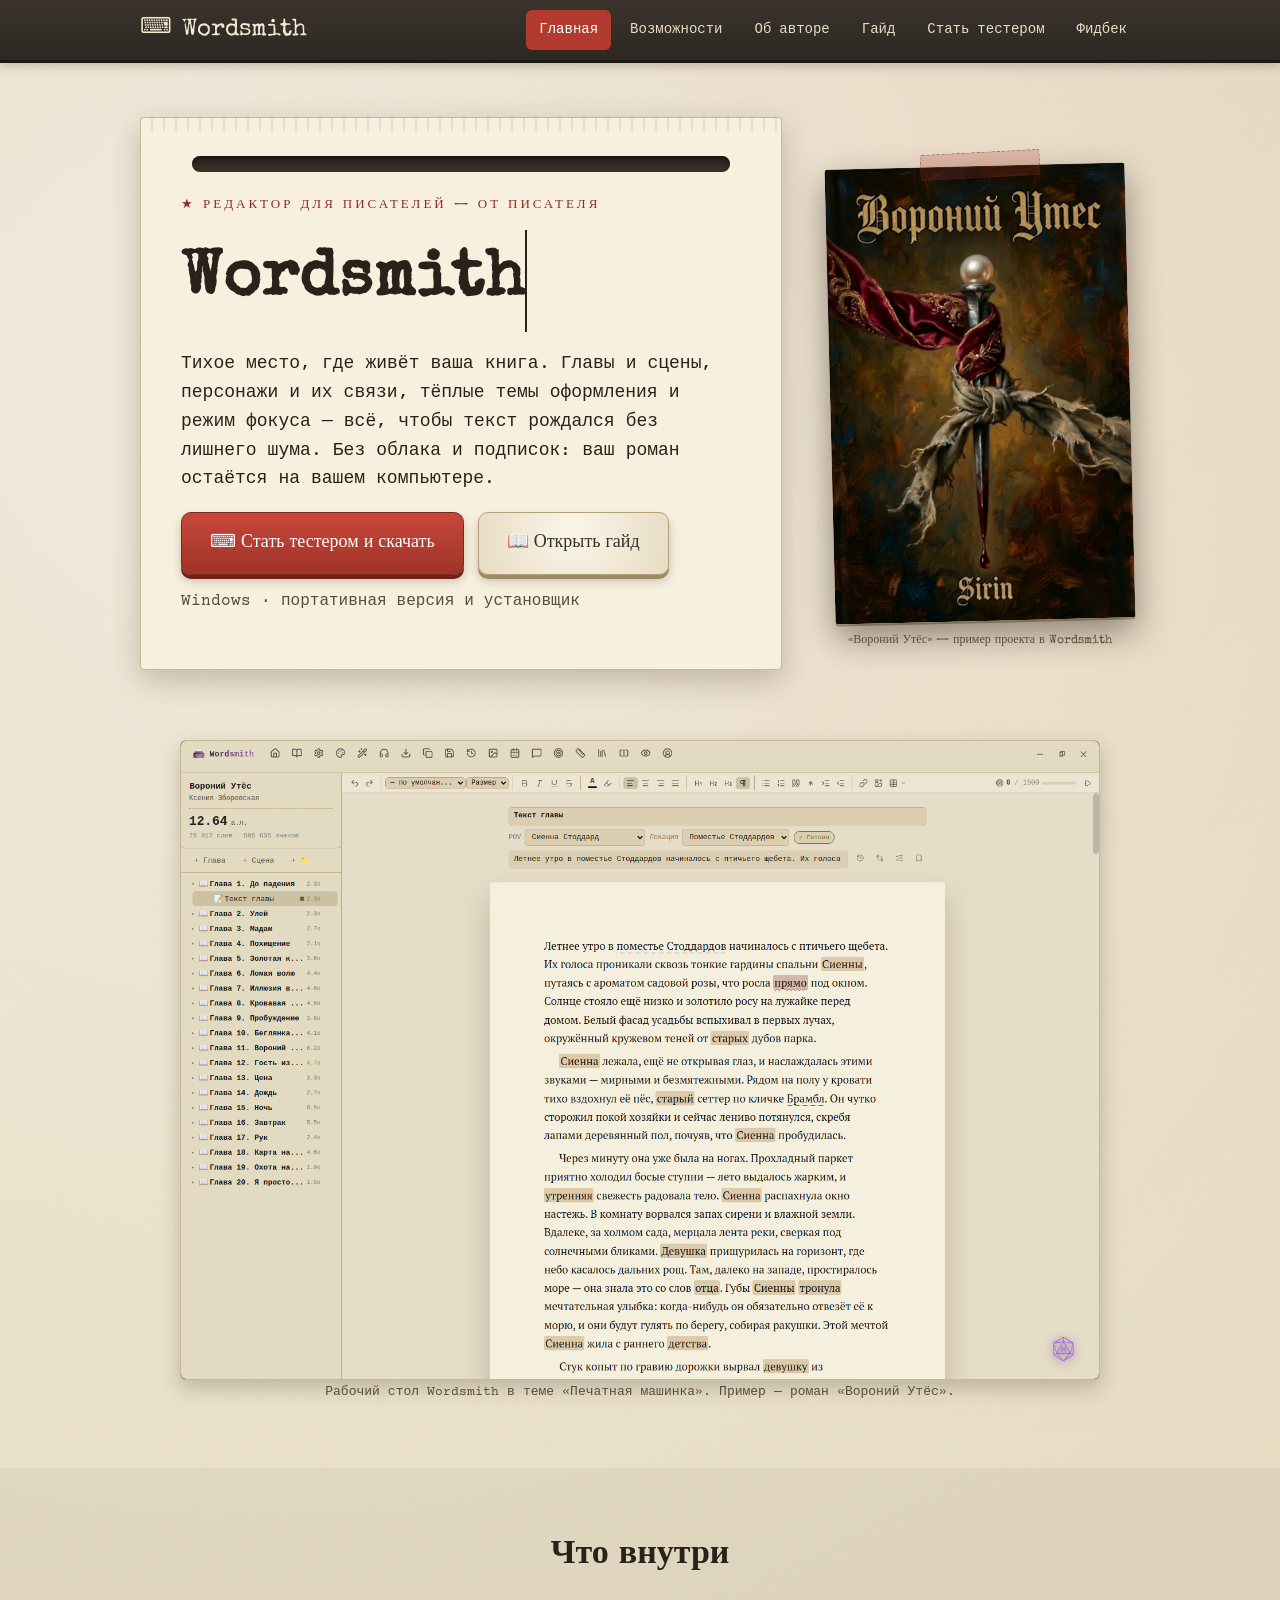
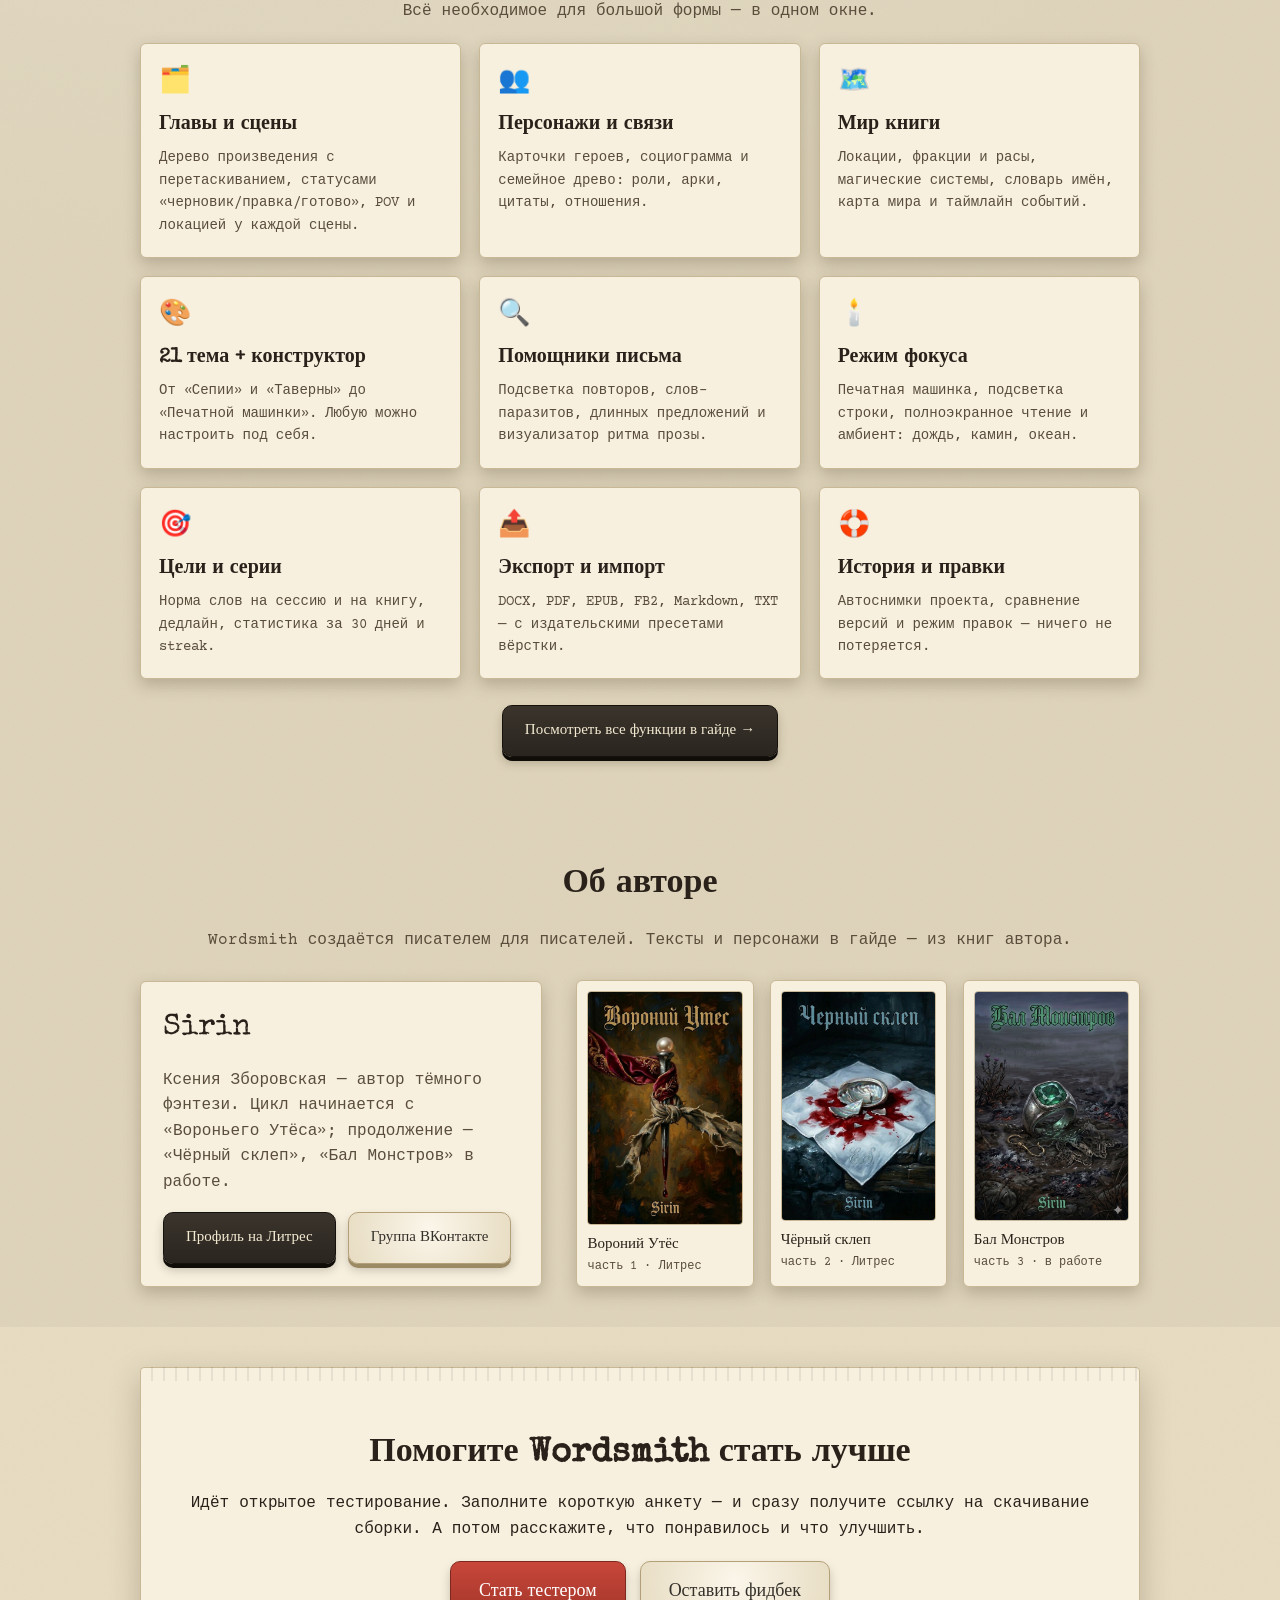
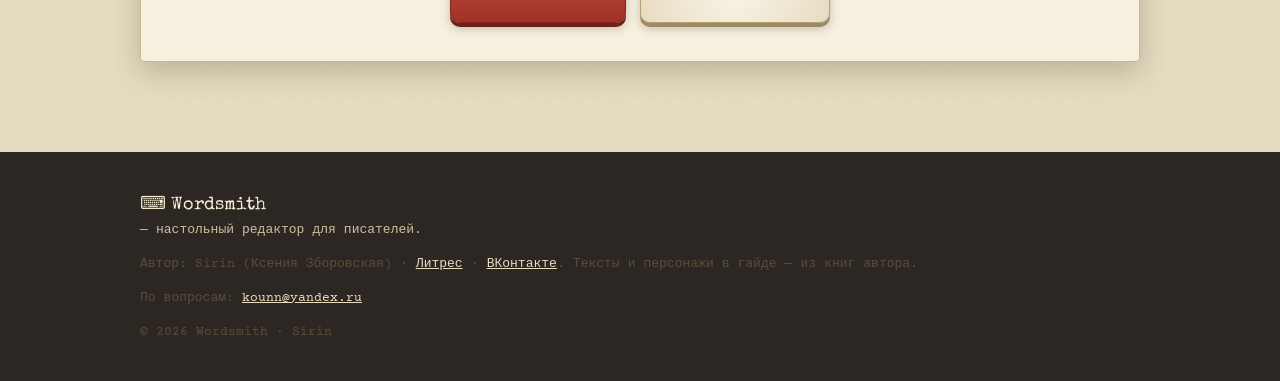
<file: index.html>
<!doctype html>
<html lang="ru">
<head>
<meta charset="utf-8">
<meta name="viewport" content="width=device-width,initial-scale=1">
<title>Wordsmith — тихое место, где живёт ваша книга</title>
<meta name="description" content="Wordsmith — настольный редактор для писателей: главы и сцены, персонажи и связи, темы оформления, режим фокуса и экспорт в DOCX/PDF/EPUB/FB2.">
<link rel="preconnect" href="https://fonts.googleapis.com">
<link rel="stylesheet" href="assets/style.css">
<link rel="icon" href="data:image/svg+xml,%3Csvg xmlns='http://www.w3.org/2000/svg' viewBox='0 0 100 100'%3E%3Ctext y='.9em' font-size='90'%3E⌨️%3C/text%3E%3C/svg%3E">
</head>
<body data-page="home">

<header class="topbar"><div class="wrap">
  <a class="brand" href="index.html"><span class="tw">⌨︎</span> Wordsmith</a>
  <nav class="nav">
    <a href="index.html" data-page="home">Главная</a>
    <a href="index.html#features" data-page="features">Возможности</a>
    <a href="index.html#author" data-page="author">Об авторе</a>
    <a href="guide.html" data-page="guide">Гайд</a>
    <a href="tester.html" data-page="tester">Стать тестером</a>
    <a href="feedback.html" data-page="feedback">Фидбек</a>
  </nav>
</div></header>

<section class="hero"><div class="wrap">
  <div class="hero-grid">
    <div class="sheet">
      <div class="platen" style="margin-bottom:24px"></div>
      <p class="tag">★ Редактор для писателей — от писателя</p>
      <h1><span class="typed" data-text="Wordsmith">Wordsmith</span></h1>
      <p class="lead">Тихое место, где живёт ваша книга. Главы и сцены, персонажи и их связи,
        тёплые темы оформления и режим фокуса — всё, чтобы текст рождался без лишнего шума.
        Без облака и подписок: ваш роман остаётся на вашем компьютере.</p>
      <div class="btn-row">
        <a class="btn red big" href="tester.html">⌨︎ Стать тестером и скачать</a>
        <a class="btn big" href="guide.html">📖 Открыть гайд</a>
      </div>
      <p class="muted" style="margin-top:14px">Windows · портативная версия и установщик</p>
    </div>
    <div class="cover-frame">
      <span class="cover-tape"></span>
      <img src="assets/cover.png" alt="Обложка романа «Вороний Утёс»">
    </div>
  </div>
</div></section>

<section class="section"><div class="wrap center">
  <div class="shot" style="max-width:920px;margin:0 auto">
    <img src="assets/guide/editor.png" alt="Главный экран Wordsmith с открытой книгой">
  </div>
  <p class="cap">Рабочий стол Wordsmith в теме «Печатная машинка». Пример — роман «Вороний Утёс».</p>
</div></section>

<section class="section alt" id="features"><div class="wrap">
  <h2 class="center">Что внутри</h2>
  <p class="center muted">Всё необходимое для большой формы — в одном окне.</p>
  <div class="grid">
    <div class="card"><div class="ic">🗂️</div><h3>Главы и сцены</h3><p>Дерево произведения с перетаскиванием, статусами «черновик/правка/готово», POV и локацией у каждой сцены.</p></div>
    <div class="card"><div class="ic">👥</div><h3>Персонажи и связи</h3><p>Карточки героев, социограмма и семейное древо: роли, арки, цитаты, отношения.</p></div>
    <div class="card"><div class="ic">🗺️</div><h3>Мир книги</h3><p>Локации, фракции и расы, магические системы, словарь имён, карта мира и таймлайн событий.</p></div>
    <div class="card"><div class="ic">🎨</div><h3>21 тема + конструктор</h3><p>От «Сепии» и «Таверны» до «Печатной машинки». Любую можно настроить под себя.</p></div>
    <div class="card"><div class="ic">🔍</div><h3>Помощники письма</h3><p>Подсветка повторов, слов-паразитов, длинных предложений и визуализатор ритма прозы.</p></div>
    <div class="card"><div class="ic">🕯️</div><h3>Режим фокуса</h3><p>Печатная машинка, подсветка строки, полноэкранное чтение и амбиент: дождь, камин, океан.</p></div>
    <div class="card"><div class="ic">🎯</div><h3>Цели и серии</h3><p>Норма слов на сессию и на книгу, дедлайн, статистика за 30 дней и streak.</p></div>
    <div class="card"><div class="ic">📤</div><h3>Экспорт и импорт</h3><p>DOCX, PDF, EPUB, FB2, Markdown, TXT — с издательскими пресетами вёрстки.</p></div>
    <div class="card"><div class="ic">🛟</div><h3>История и правки</h3><p>Автоснимки проекта, сравнение версий и режим правок — ничего не потеряется.</p></div>
  </div>
  <div class="center" style="margin-top:26px">
    <a class="btn dark" href="guide.html">Посмотреть все функции в гайде →</a>
  </div>
</div></div></section>

<section class="section alt" id="author"><div class="wrap">
  <h2 class="center">Об авторе</h2>
  <p class="center muted">Wordsmith создаётся писателем для писателей. Тексты и персонажи в гайде — из книг автора.</p>
  <div class="author-card">
    <div class="author-bio">
      <p class="author-name">Sirin</p>
      <p class="muted">Ксения Зборовская — автор тёмного фэнтези. Цикл начинается с «Вороньего Утёса»; продолжение — «Чёрный склеп», «Бал Монстров» в работе.</p>
      <div class="author-links">
        <a class="btn dark" href="https://www.litres.ru/author/33768736/" target="_blank" rel="noopener">Профиль на Литрес</a>
        <a class="btn" href="https://vk.com/sirin_voice" target="_blank" rel="noopener">Группа ВКонтакте</a>
      </div>
    </div>
    <div class="books">
      <a class="book" href="https://www.litres.ru/book/sirin/voroniy-utes-73560408/" target="_blank" rel="noopener">
        <img src="assets/book-voroniy.png" alt="Обложка книги «Вороний Утёс»">
        <span class="book-title">Вороний Утёс</span><span class="book-meta">часть 1 · Литрес</span>
      </a>
      <a class="book" href="https://www.litres.ru/book/sirin/chernyy-sklep-73853174/" target="_blank" rel="noopener">
        <img src="assets/book-sklep.png" alt="Обложка книги «Чёрный склеп»">
        <span class="book-title">Чёрный склеп</span><span class="book-meta">часть 2 · Литрес</span>
      </a>
      <div class="book book-soon">
        <img src="assets/book-bal.png" alt="Обложка книги «Бал Монстров»">
        <span class="book-title">Бал Монстров</span><span class="book-meta">часть 3 · в работе</span>
      </div>
    </div>
  </div>
</div></section>

<section class="section"><div class="wrap">
  <div class="sheet center">
    <h2>Помогите Wordsmith стать лучше</h2>
    <p class="lead" style="margin:0 auto">Идёт открытое тестирование. Заполните короткую анкету —
      и сразу получите ссылку на скачивание сборки. А потом расскажите, что понравилось и что улучшить.</p>
    <div class="btn-row" style="justify-content:center">
      <a class="btn red big" href="tester.html">Стать тестером</a>
      <a class="btn big" href="feedback.html">Оставить фидбек</a>
    </div>
  </div>
</div></section>

<footer><div class="wrap">
  <p><span class="brand" style="font-size:18px">⌨︎ Wordsmith</span> — настольный редактор для писателей.</p>
  <p class="muted">Автор: Sirin (Ксения Зборовская) ·
    <a href="https://www.litres.ru/author/33768736/" target="_blank" rel="noopener">Литрес</a> ·
    <a href="https://vk.com/sirin_voice" target="_blank" rel="noopener">ВКонтакте</a>.
    Тексты и персонажи в гайде — из книг автора.</p>
  <p class="muted">По вопросам: <a href="mailto:kounn@yandex.ru">kounn@yandex.ru</a></p>
  <p class="muted">© 2026 Wordsmith · Sirin</p>
</div></footer>

<script src="assets/app.js"></script>
</body>
</html>
</file>
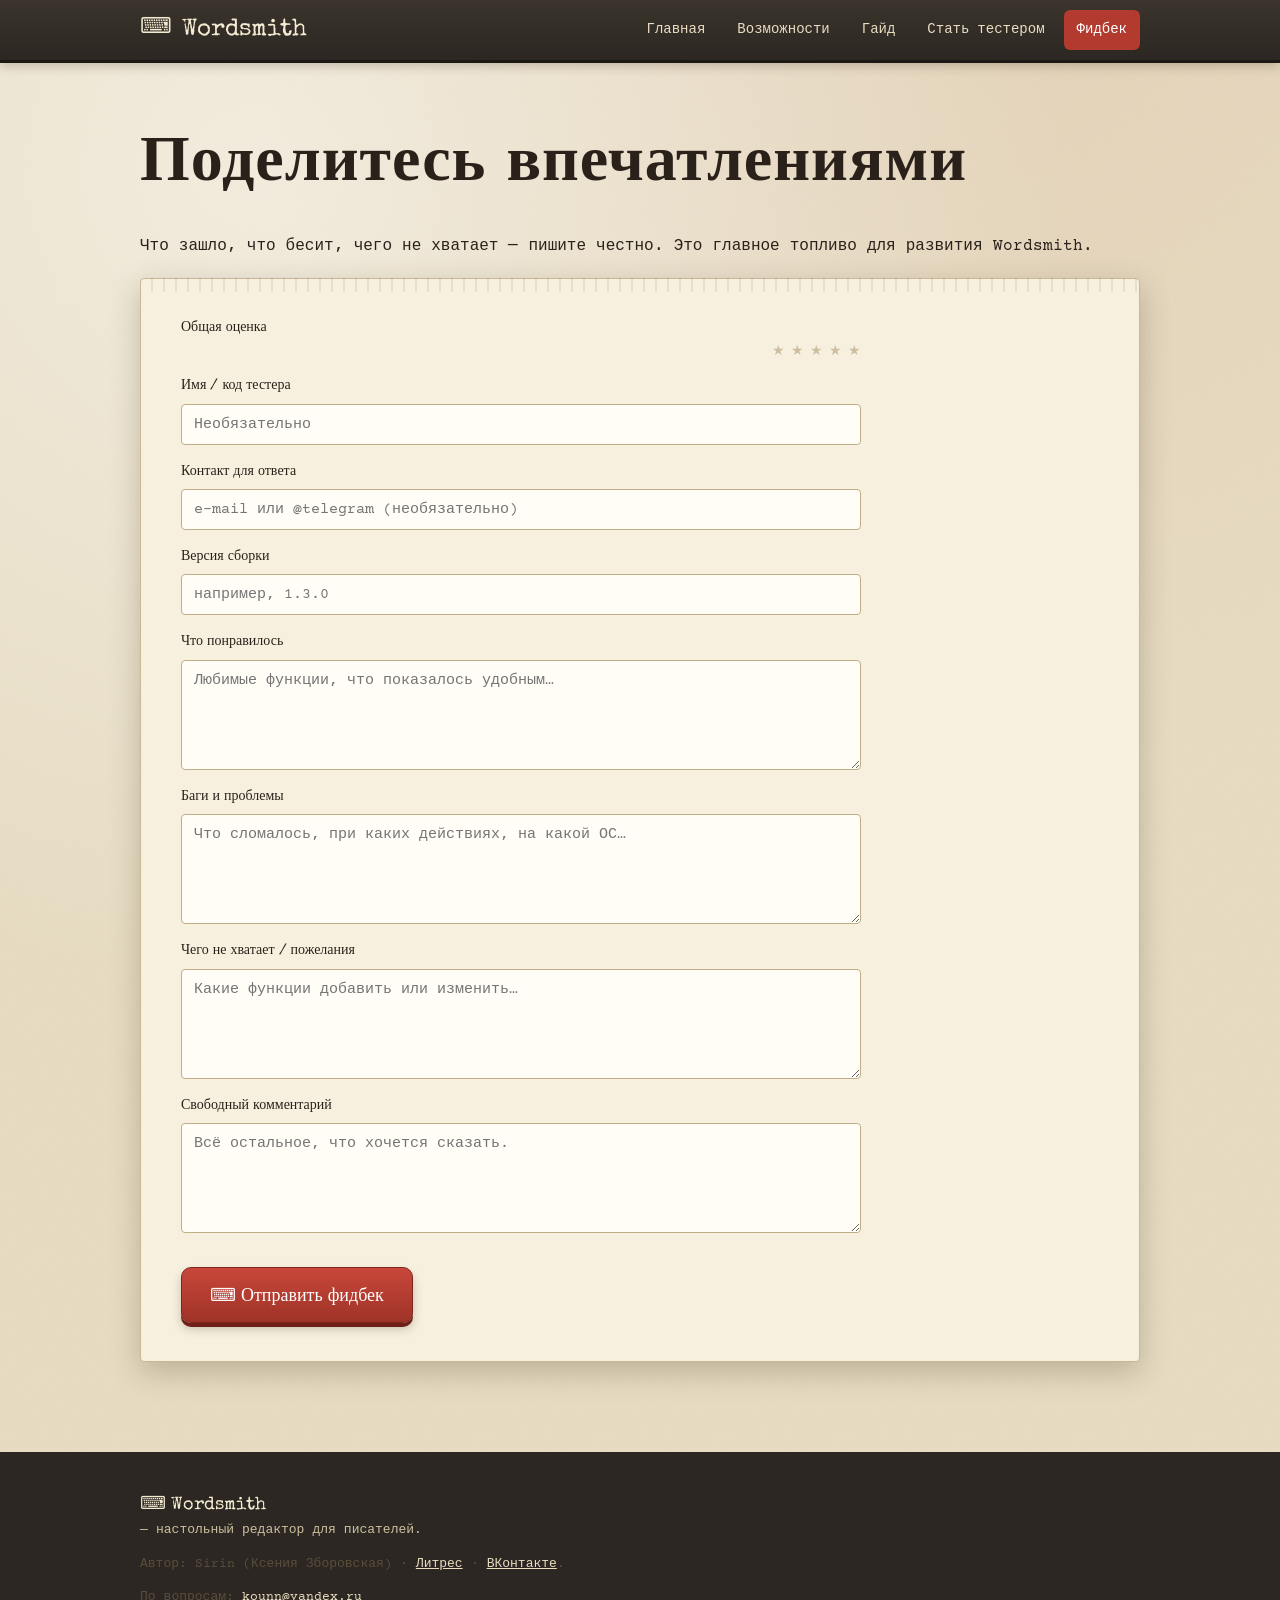
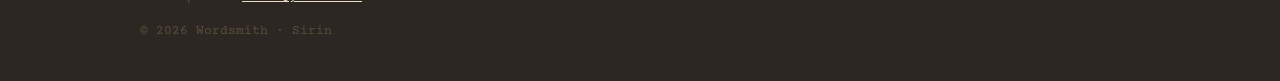
<file: feedback.html>
<!doctype html>
<html lang="ru">
<head>
<meta charset="utf-8">
<meta name="viewport" content="width=device-width,initial-scale=1">
<title>Фидбек — Wordsmith</title>
<link rel="stylesheet" href="assets/style.css">
<link rel="icon" href="data:image/svg+xml,%3Csvg xmlns='http://www.w3.org/2000/svg' viewBox='0 0 100 100'%3E%3Ctext y='.9em' font-size='90'%3E⌨️%3C/text%3E%3C/svg%3E">
</head>
<body data-page="feedback">

<header class="topbar"><div class="wrap">
  <a class="brand" href="index.html"><span class="tw">⌨︎</span> Wordsmith</a>
  <nav class="nav">
    <a href="index.html" data-page="home">Главная</a>
    <a href="index.html#features" data-page="features">Возможности</a>
    <a href="guide.html" data-page="guide">Гайд</a>
    <a href="tester.html" data-page="tester">Стать тестером</a>
    <a href="feedback.html" data-page="feedback">Фидбек</a>
  </nav>
</div></header>

<section class="section"><div class="wrap" id="feedback-wrap">
  <h1>Поделитесь впечатлениями</h1>
  <p class="lead">Что зашло, что бесит, чего не хватает — пишите честно. Это главное топливо для развития Wordsmith.</p>

  <div class="sheet" style="margin-top:18px">
    <form id="feedback-form" class="form" novalidate>
      <div class="field">
        <label>Общая оценка</label>
        <div class="stars">
          <input type="radio" id="s5" name="rating" value="5"><label for="s5" title="5">★</label>
          <input type="radio" id="s4" name="rating" value="4"><label for="s4" title="4">★</label>
          <input type="radio" id="s3" name="rating" value="3"><label for="s3" title="3">★</label>
          <input type="radio" id="s2" name="rating" value="2"><label for="s2" title="2">★</label>
          <input type="radio" id="s1" name="rating" value="1"><label for="s1" title="1">★</label>
        </div>
      </div>
      <div class="field">
        <label>Имя / код тестера</label>
        <input name="name" maxlength="120" placeholder="Необязательно">
      </div>
      <div class="field">
        <label>Контакт для ответа</label>
        <input name="contact" maxlength="200" placeholder="e-mail или @telegram (необязательно)">
      </div>
      <div class="field">
        <label>Версия сборки</label>
        <input name="version" maxlength="40" placeholder="например, 1.3.0">
      </div>
      <div class="field">
        <label>Что понравилось</label>
        <textarea name="liked" maxlength="2000" placeholder="Любимые функции, что показалось удобным…"></textarea>
      </div>
      <div class="field">
        <label>Баги и проблемы</label>
        <textarea name="bugs" maxlength="4000" placeholder="Что сломалось, при каких действиях, на какой ОС…"></textarea>
      </div>
      <div class="field">
        <label>Чего не хватает / пожелания</label>
        <textarea name="wishes" maxlength="4000" placeholder="Какие функции добавить или изменить…"></textarea>
      </div>
      <div class="field">
        <label>Свободный комментарий</label>
        <textarea name="message" maxlength="4000" placeholder="Всё остальное, что хочется сказать."></textarea>
      </div>
      <div class="btn-row">
        <button type="submit" class="btn red big">⌨︎ Отправить фидбек</button>
      </div>
    </form>
  </div>
</div></section>

<footer><div class="wrap">
  <p><span class="brand" style="font-size:18px">⌨︎ Wordsmith</span> — настольный редактор для писателей.</p>
  <p class="muted">Автор: Sirin (Ксения Зборовская) ·
    <a href="https://www.litres.ru/author/33768736/" target="_blank" rel="noopener">Литрес</a> ·
    <a href="https://vk.com/sirin_voice" target="_blank" rel="noopener">ВКонтакте</a>.</p>
  <p class="muted">По вопросам: <a href="mailto:kounn@yandex.ru">kounn@yandex.ru</a></p>
  <p class="muted">© 2026 Wordsmith · Sirin</p>
</div></footer>

<script src="assets/app.js"></script>
</body>
</html>
</file>
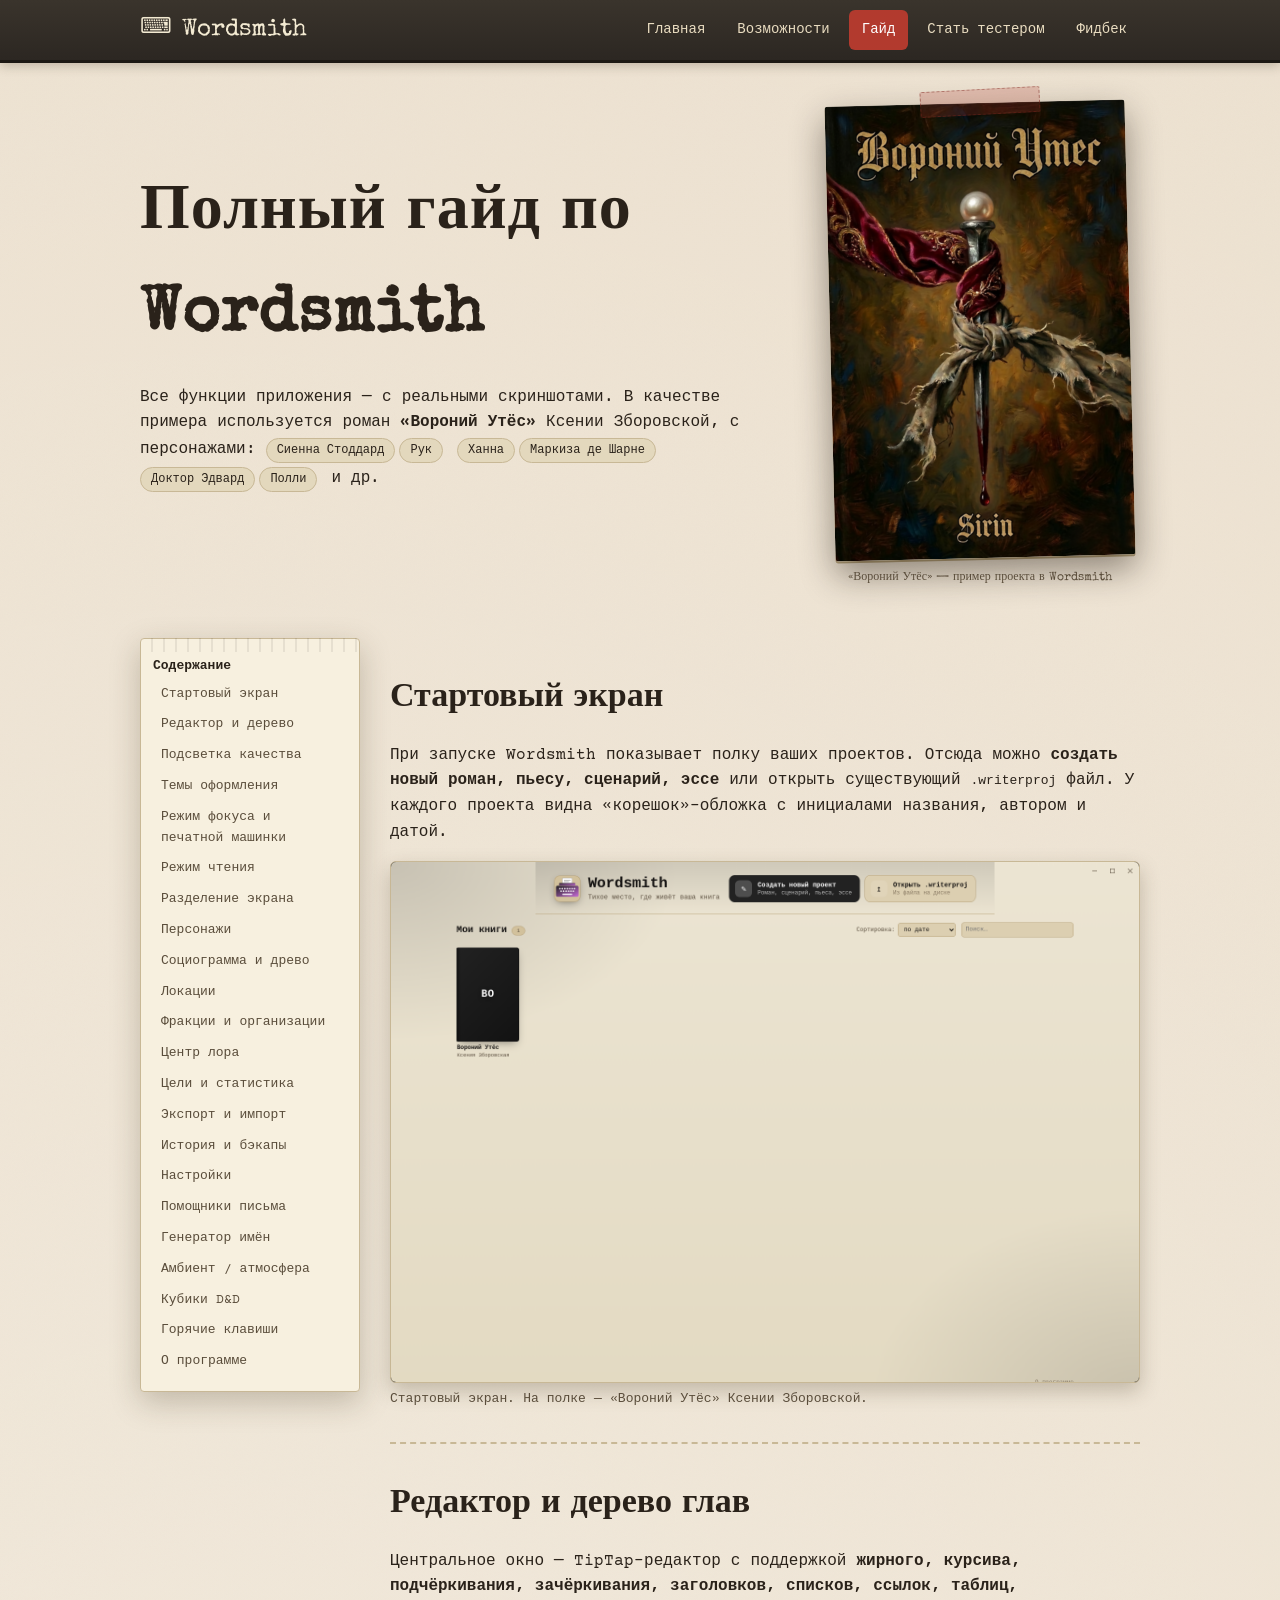
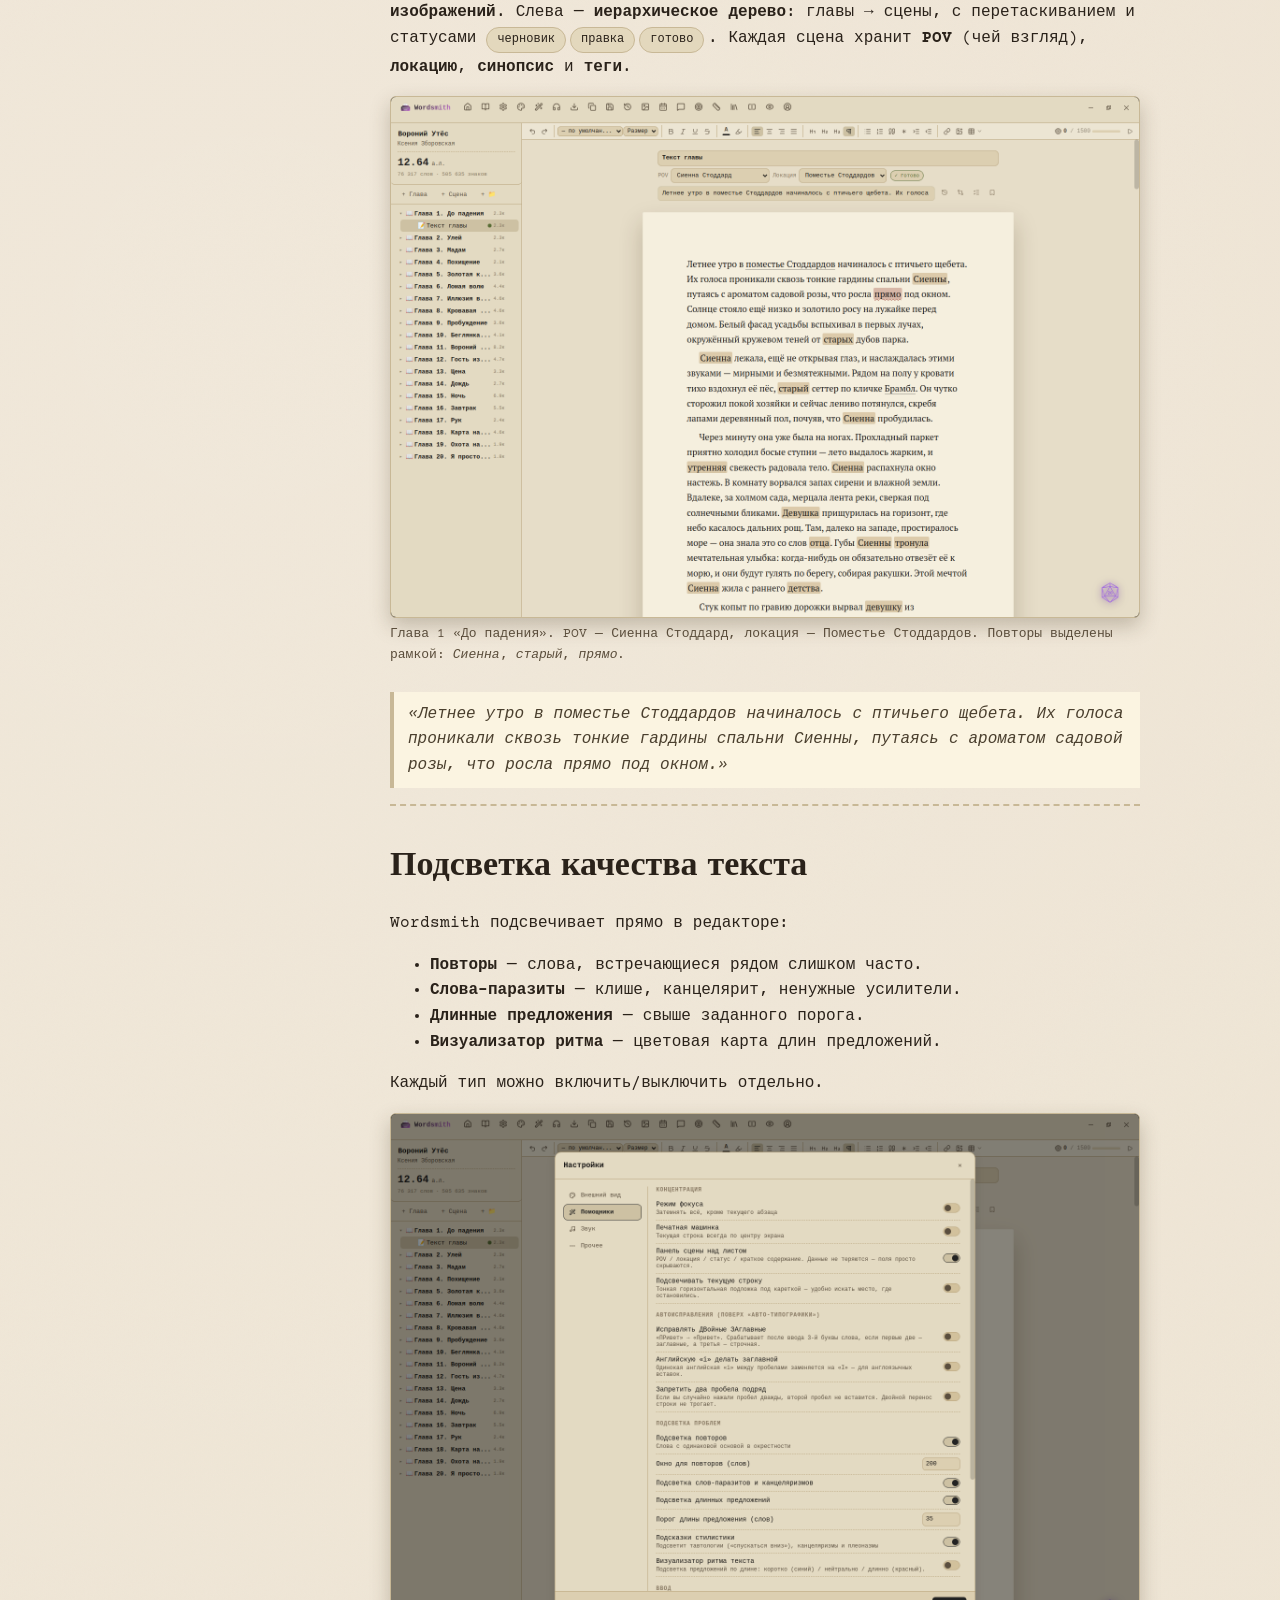
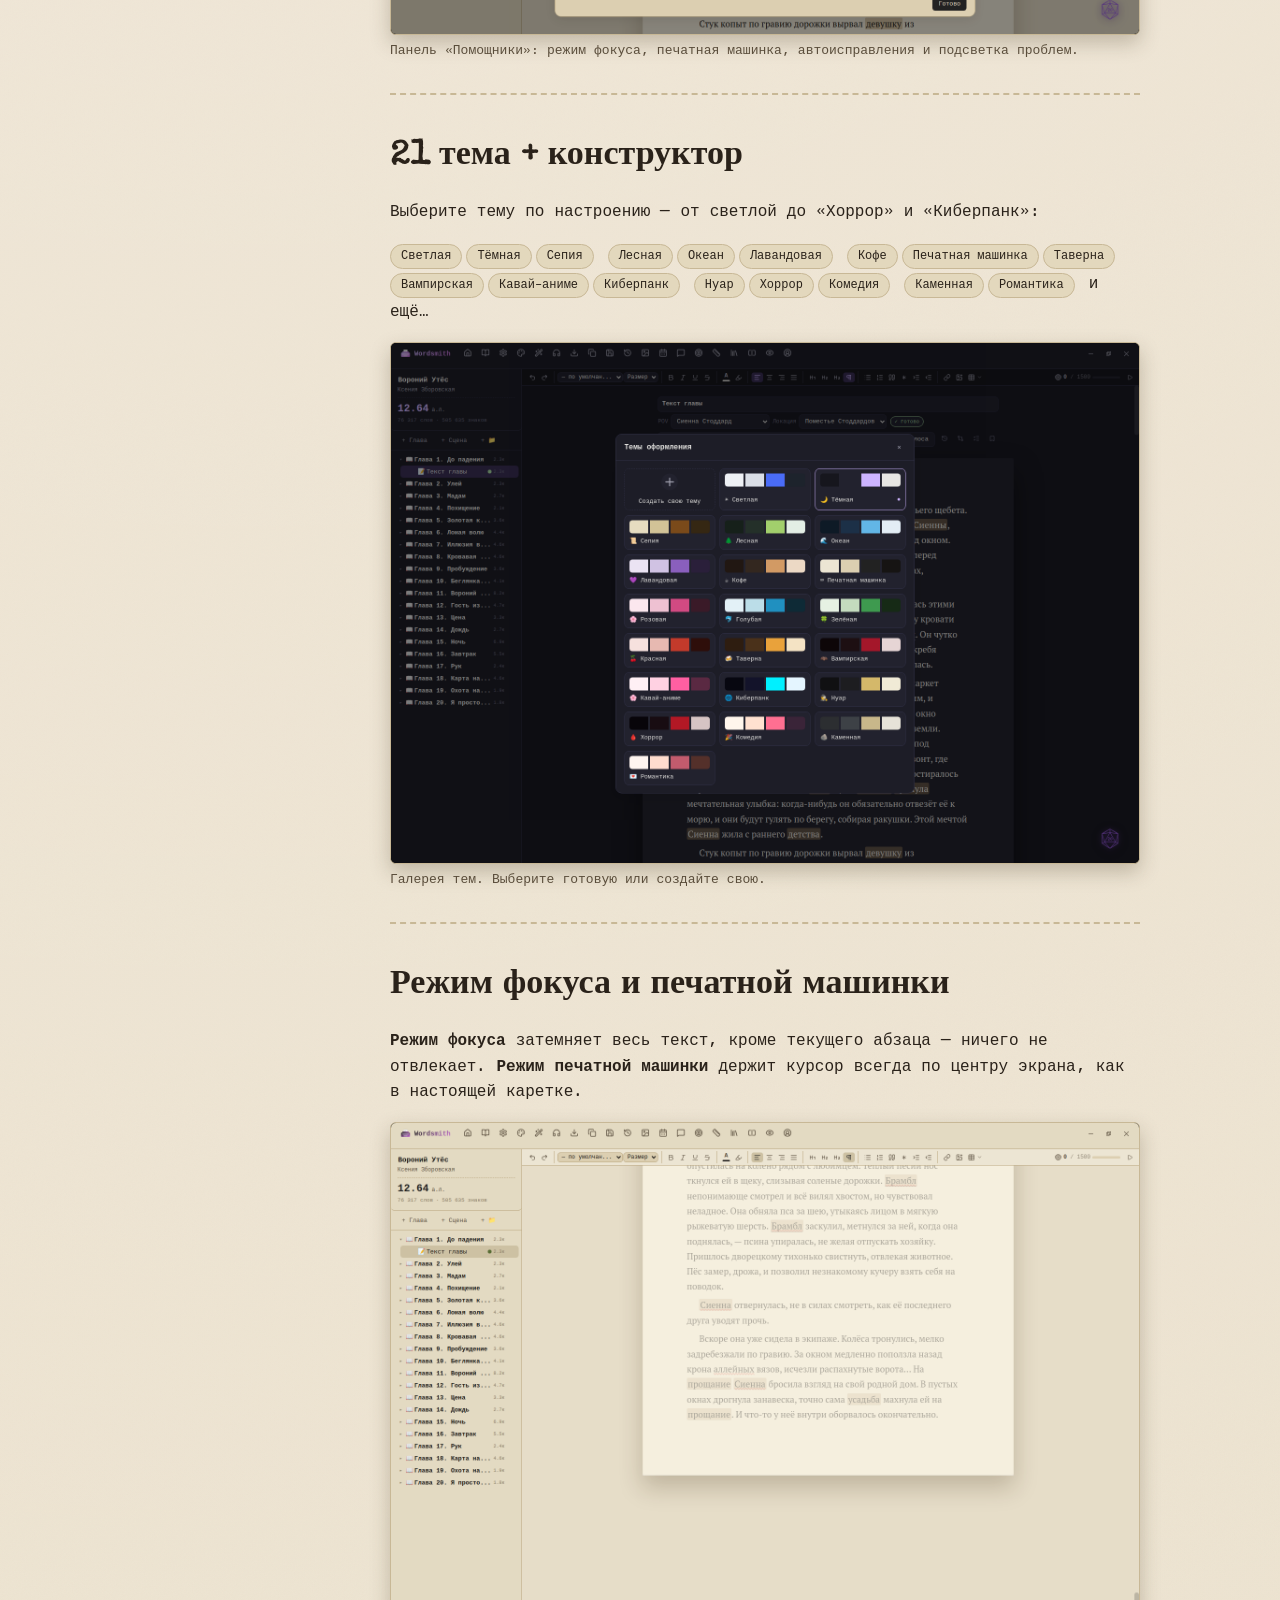
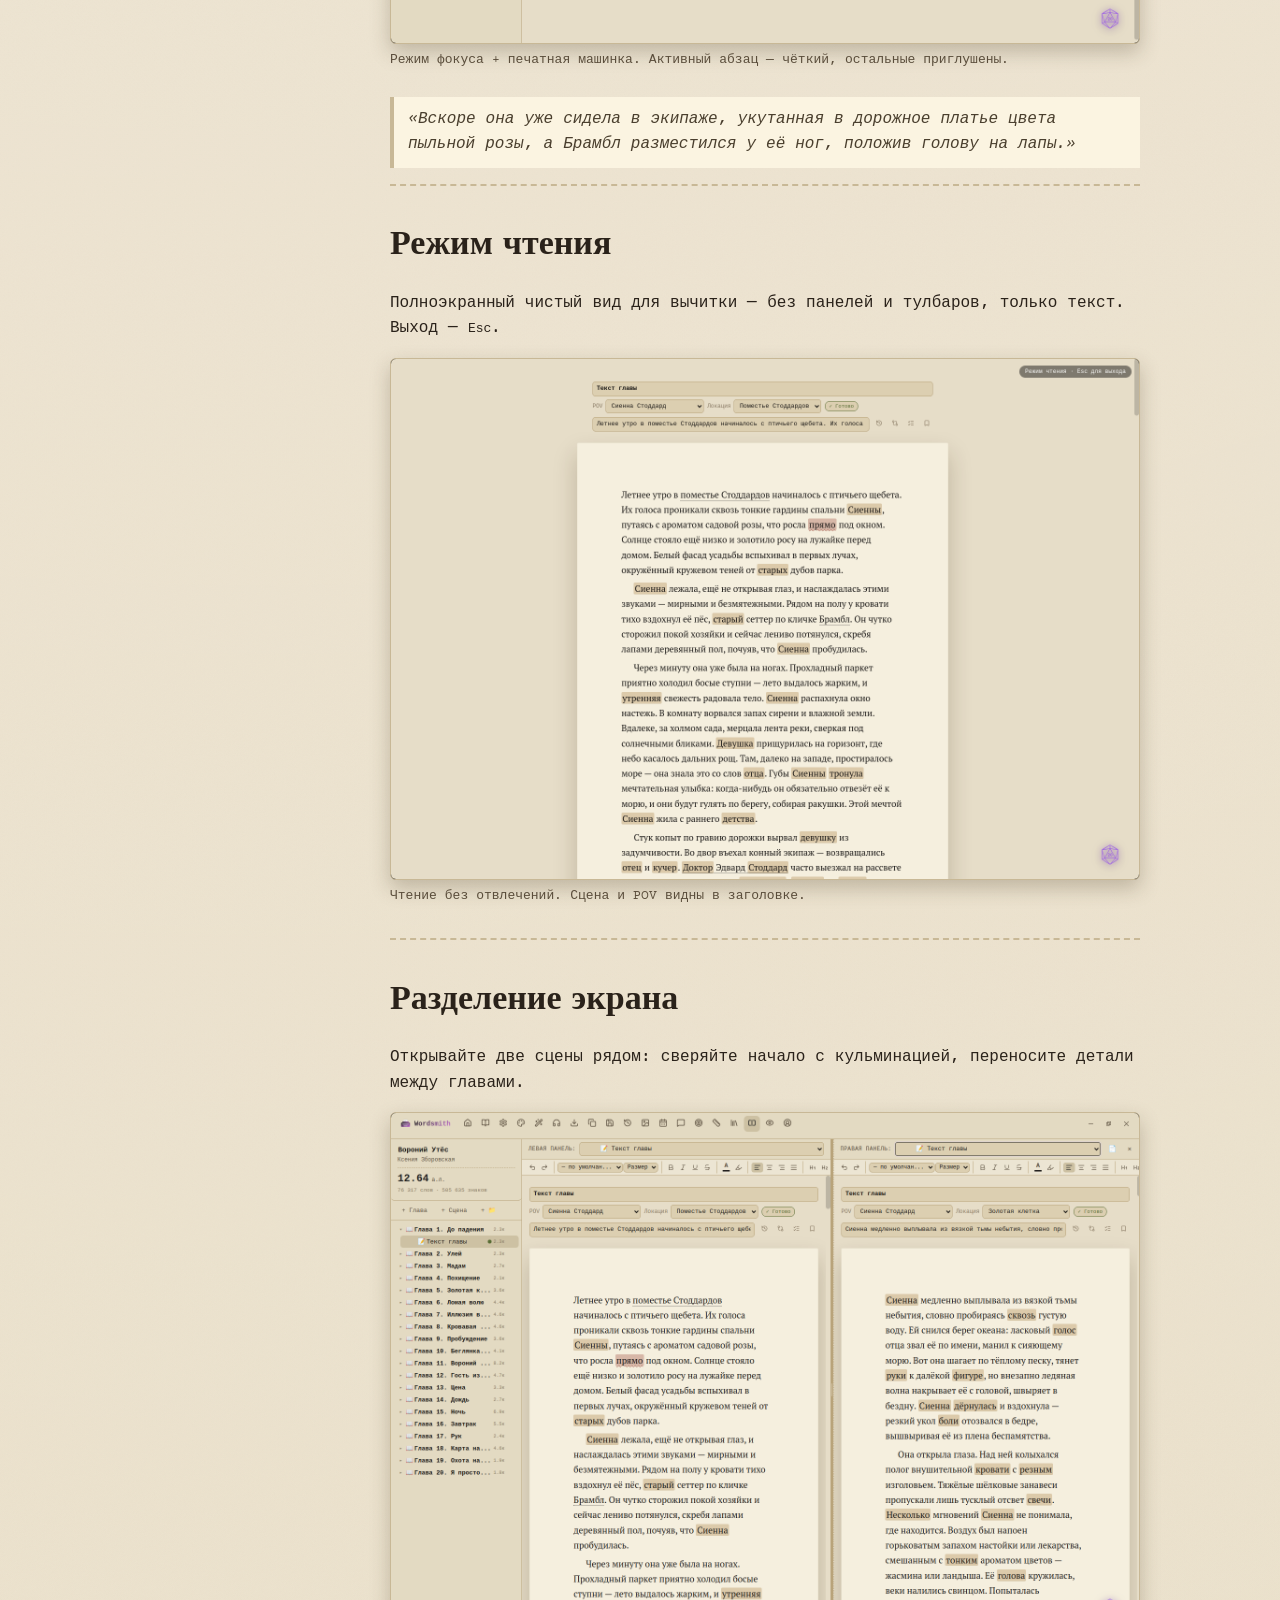
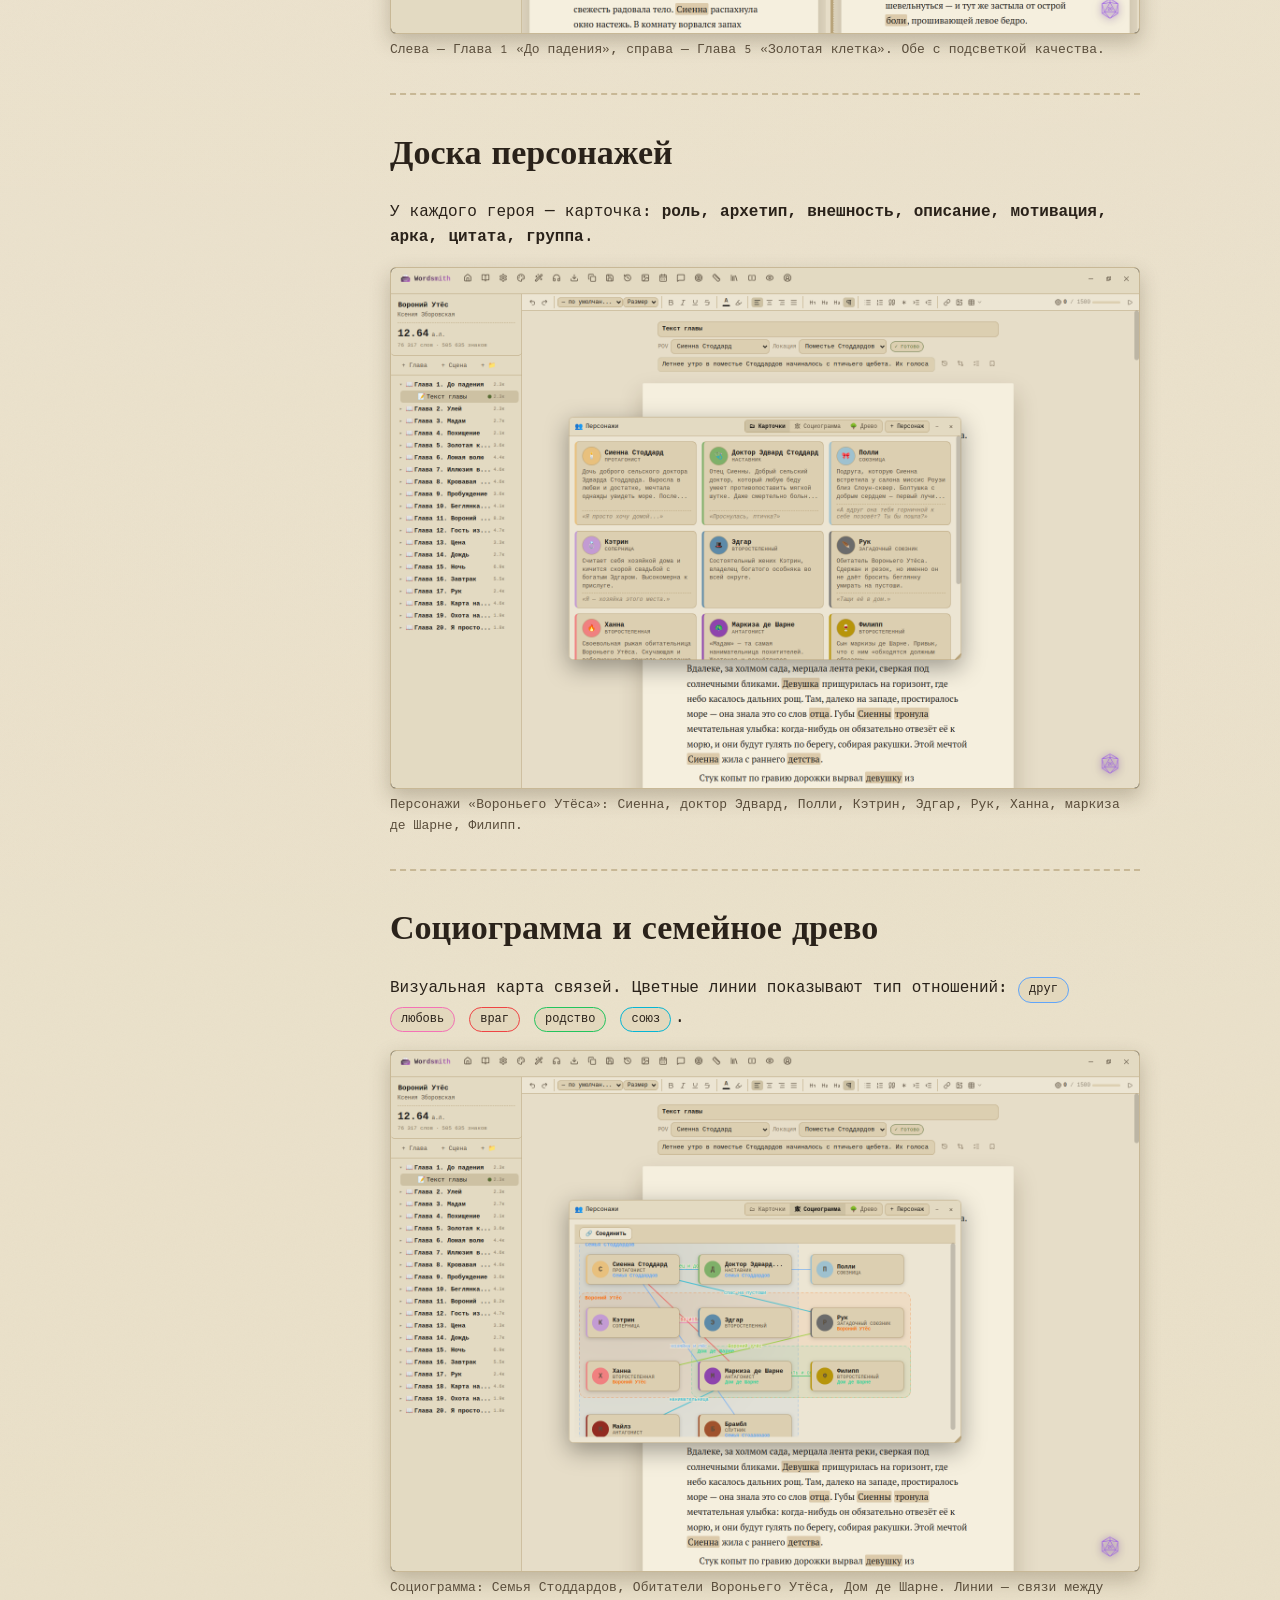
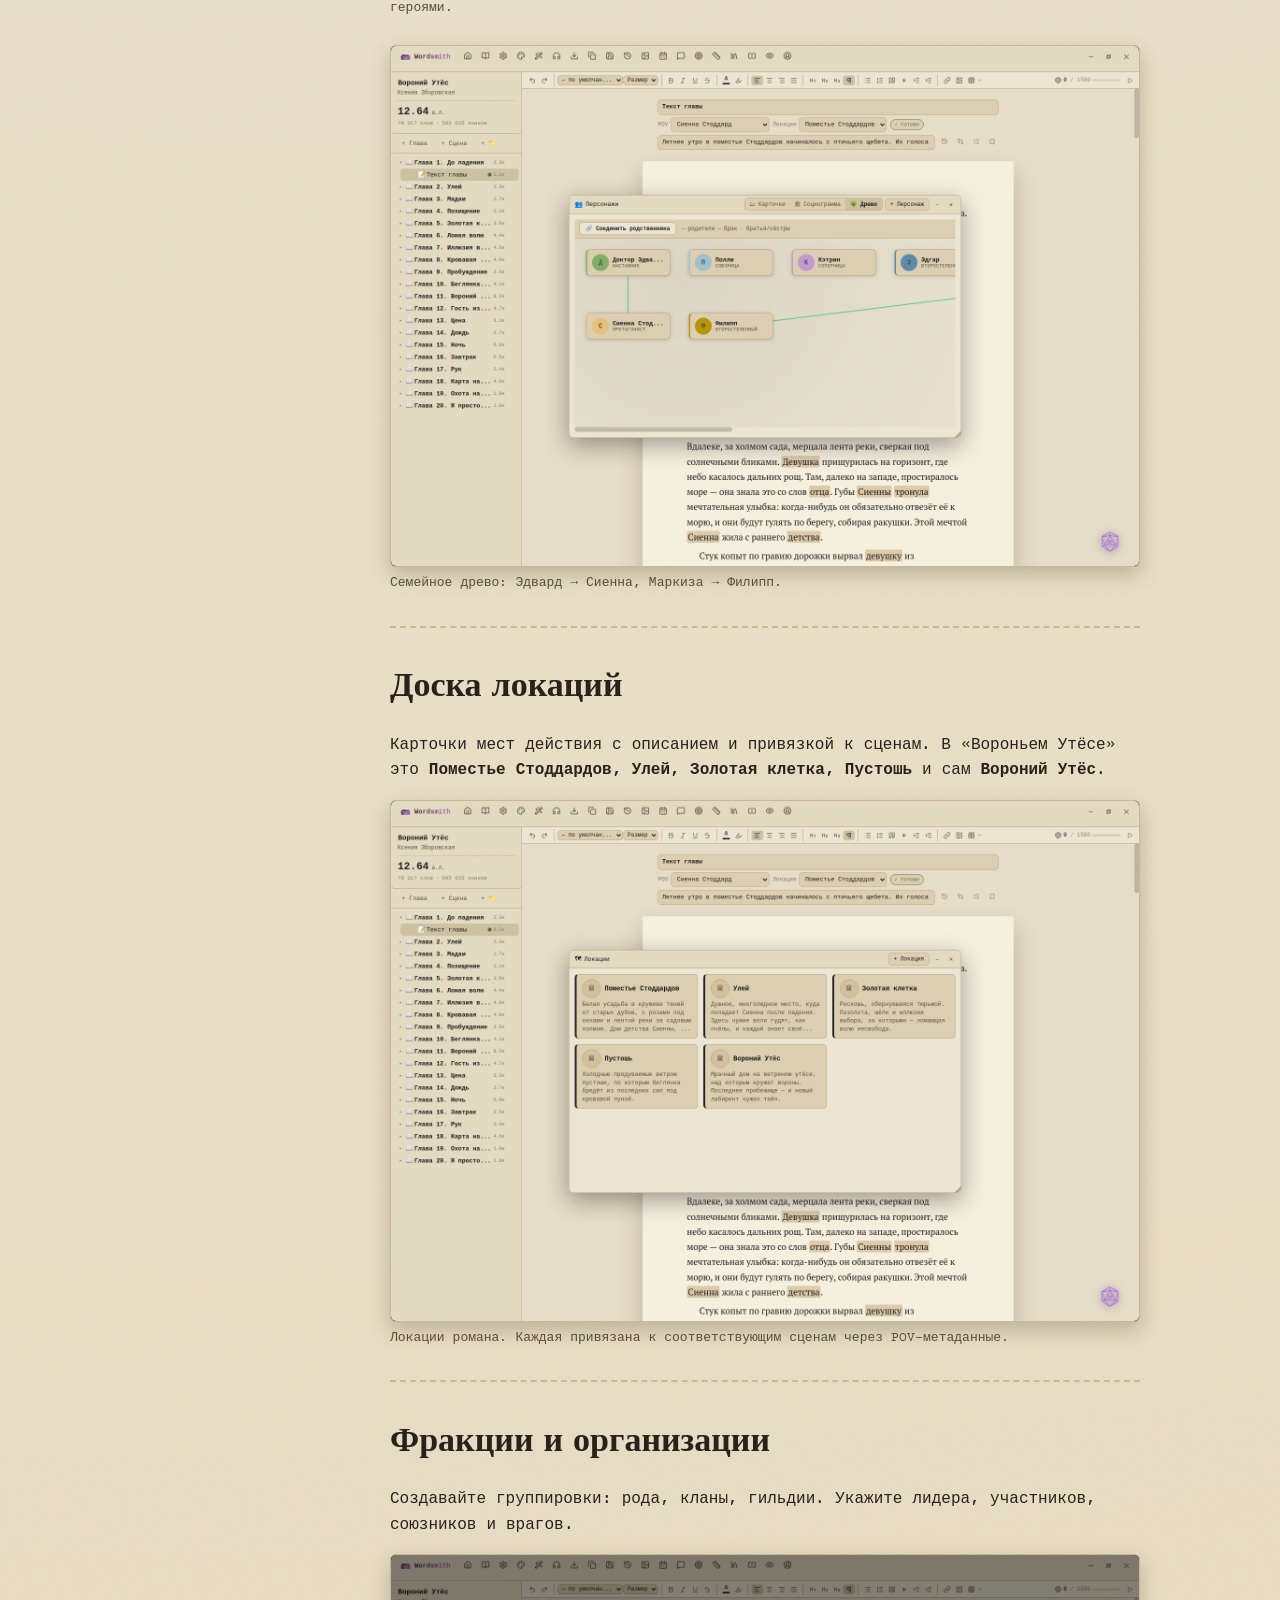
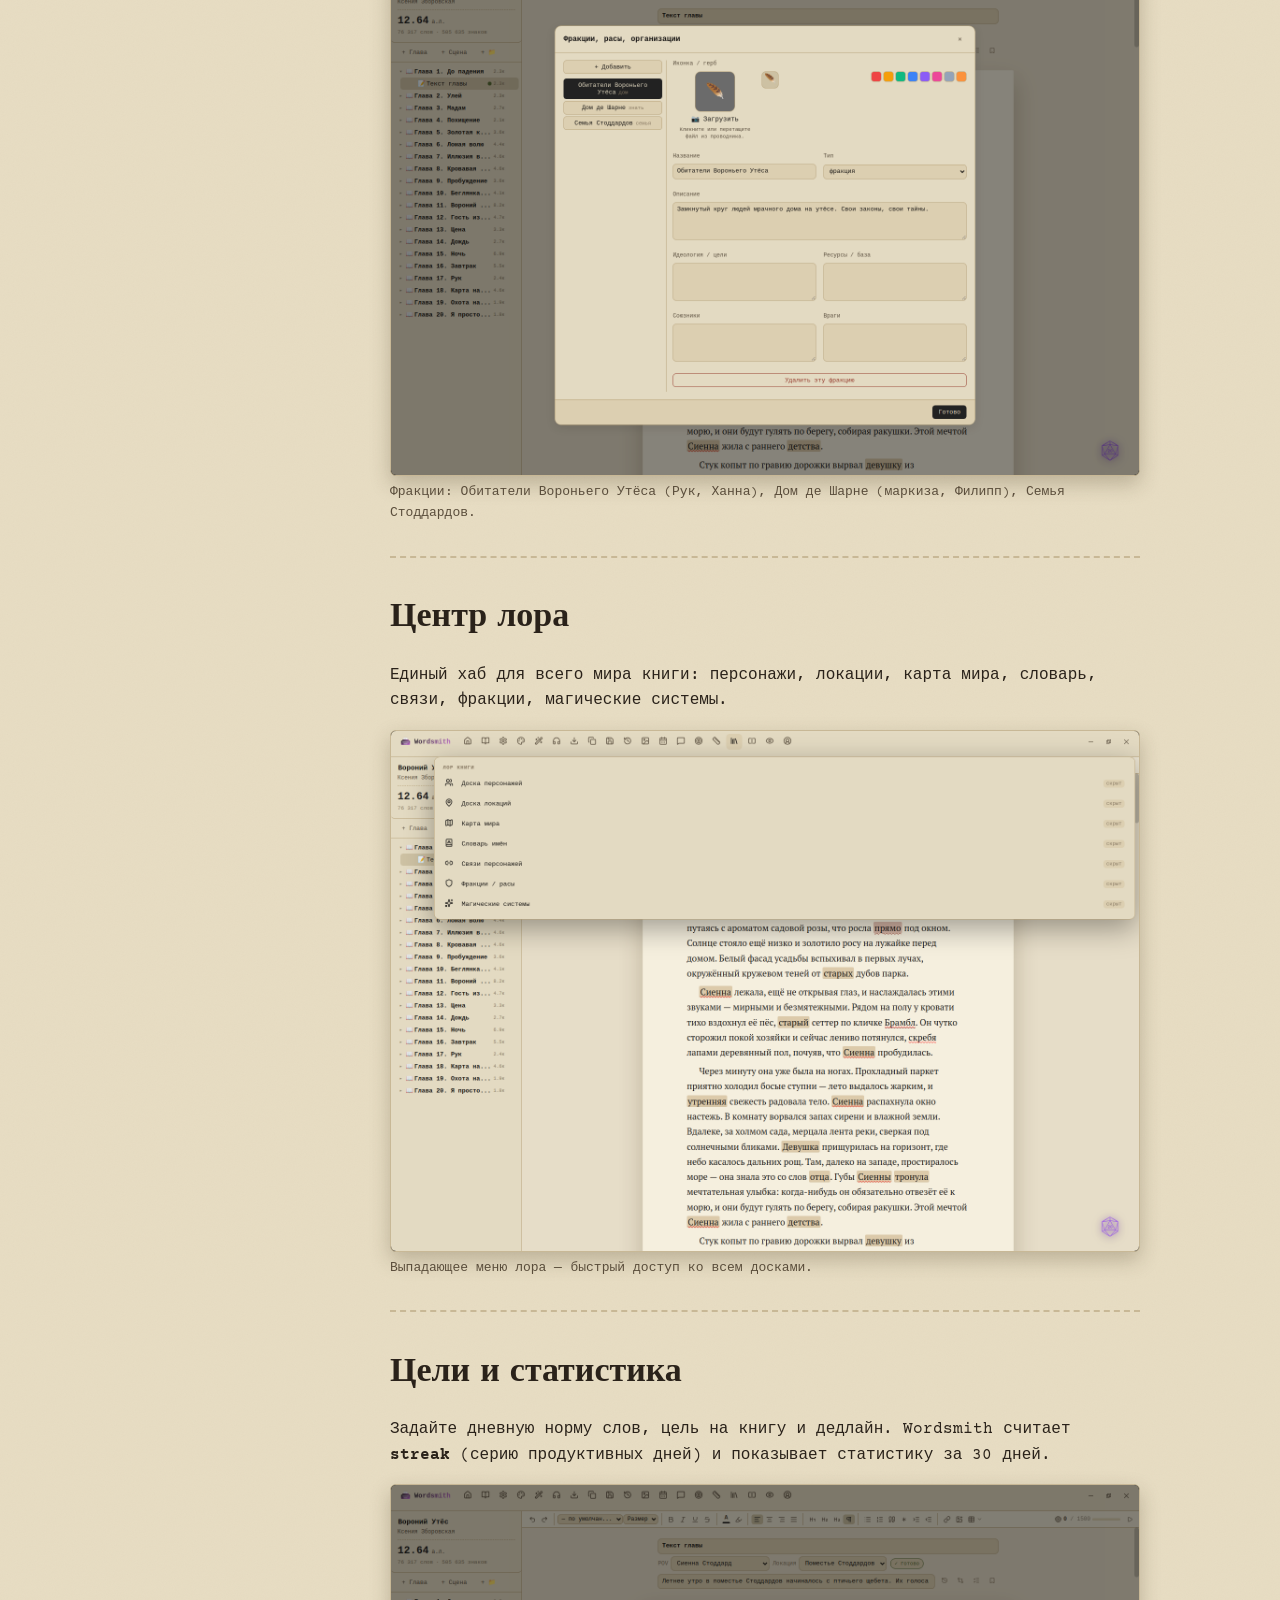
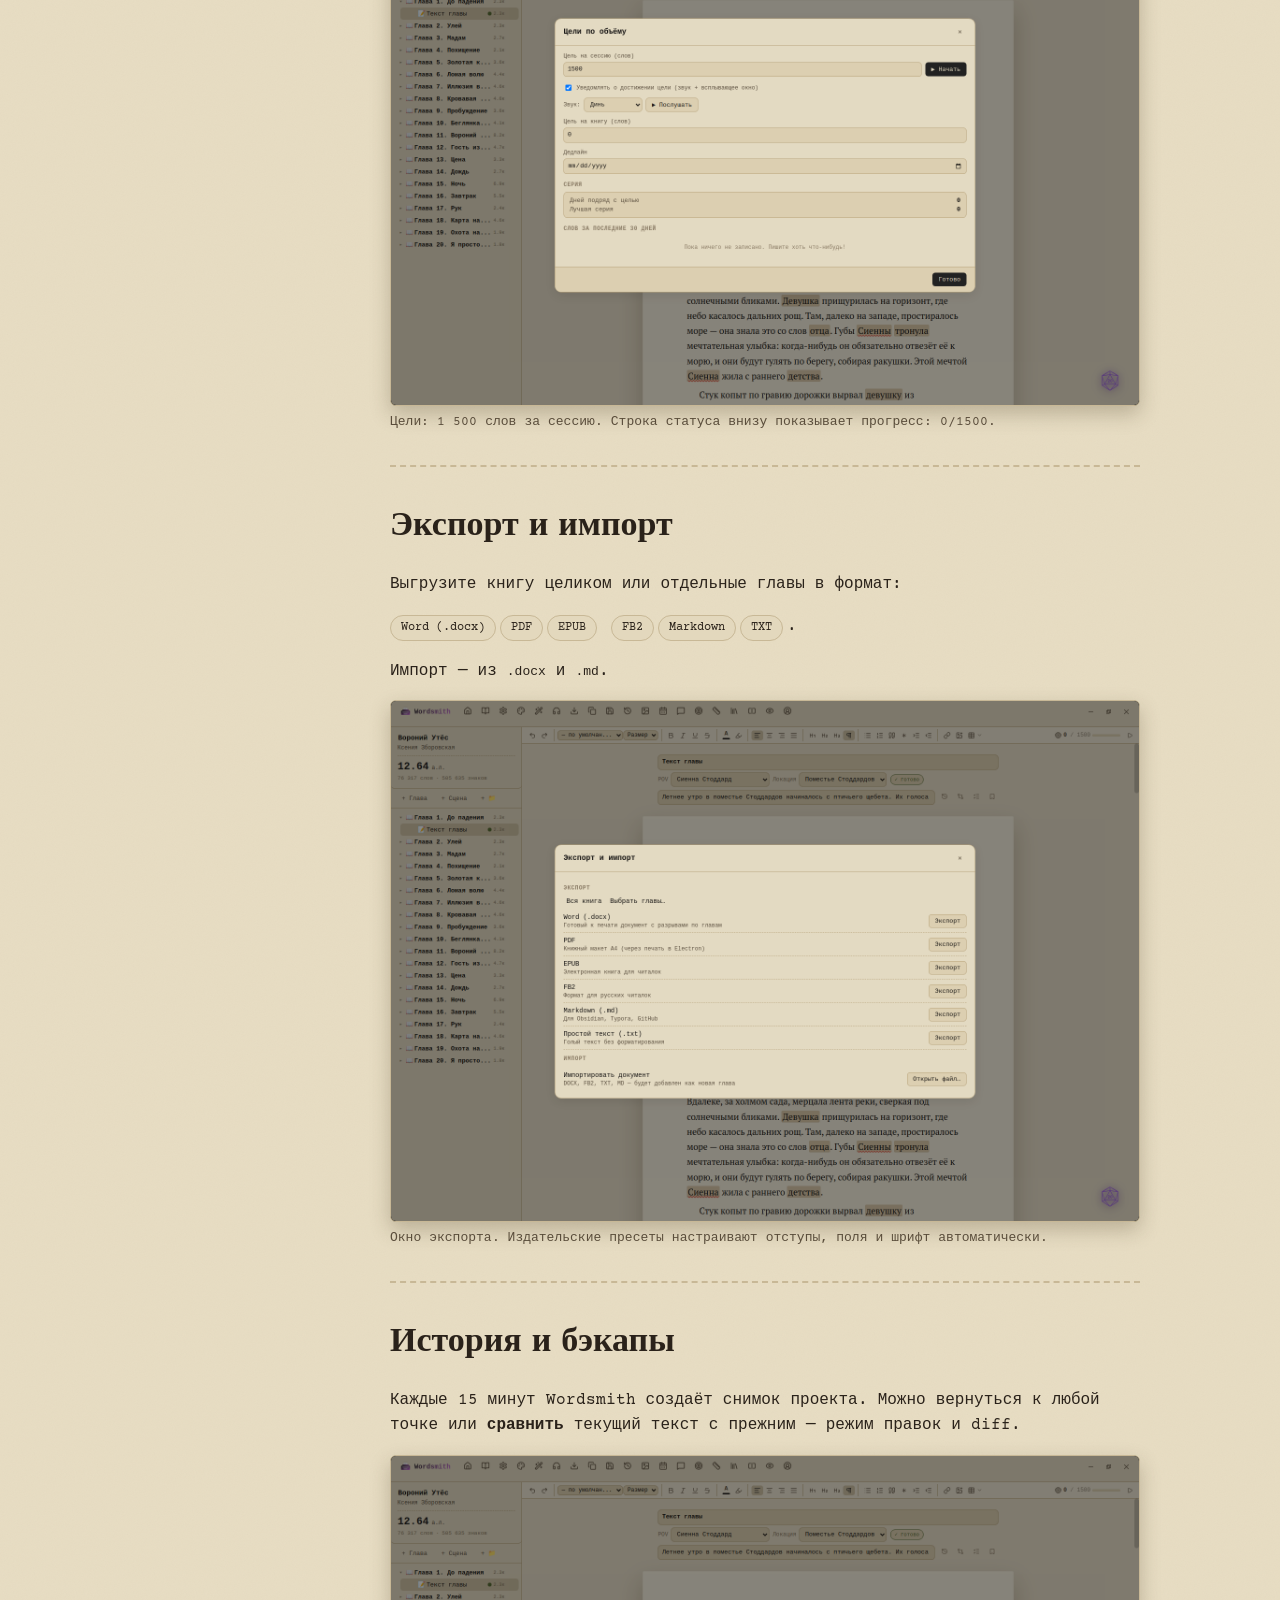
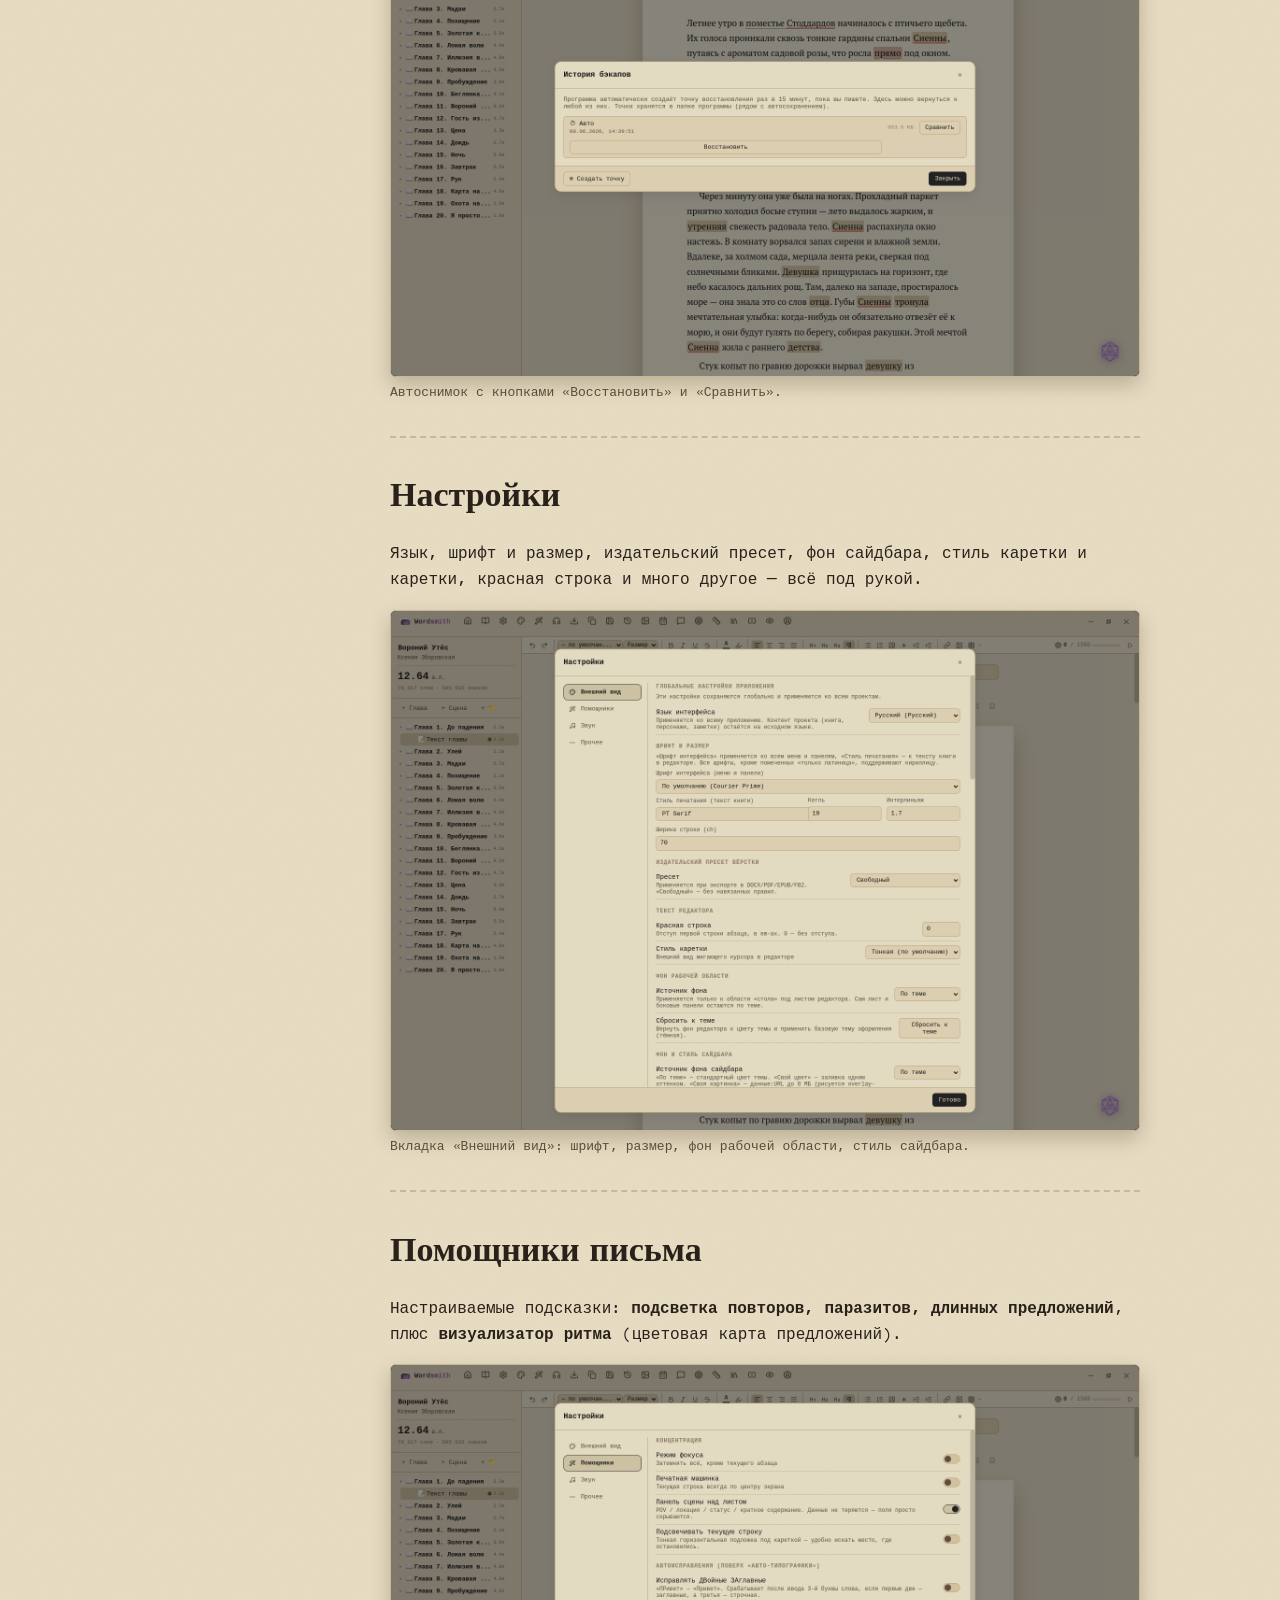
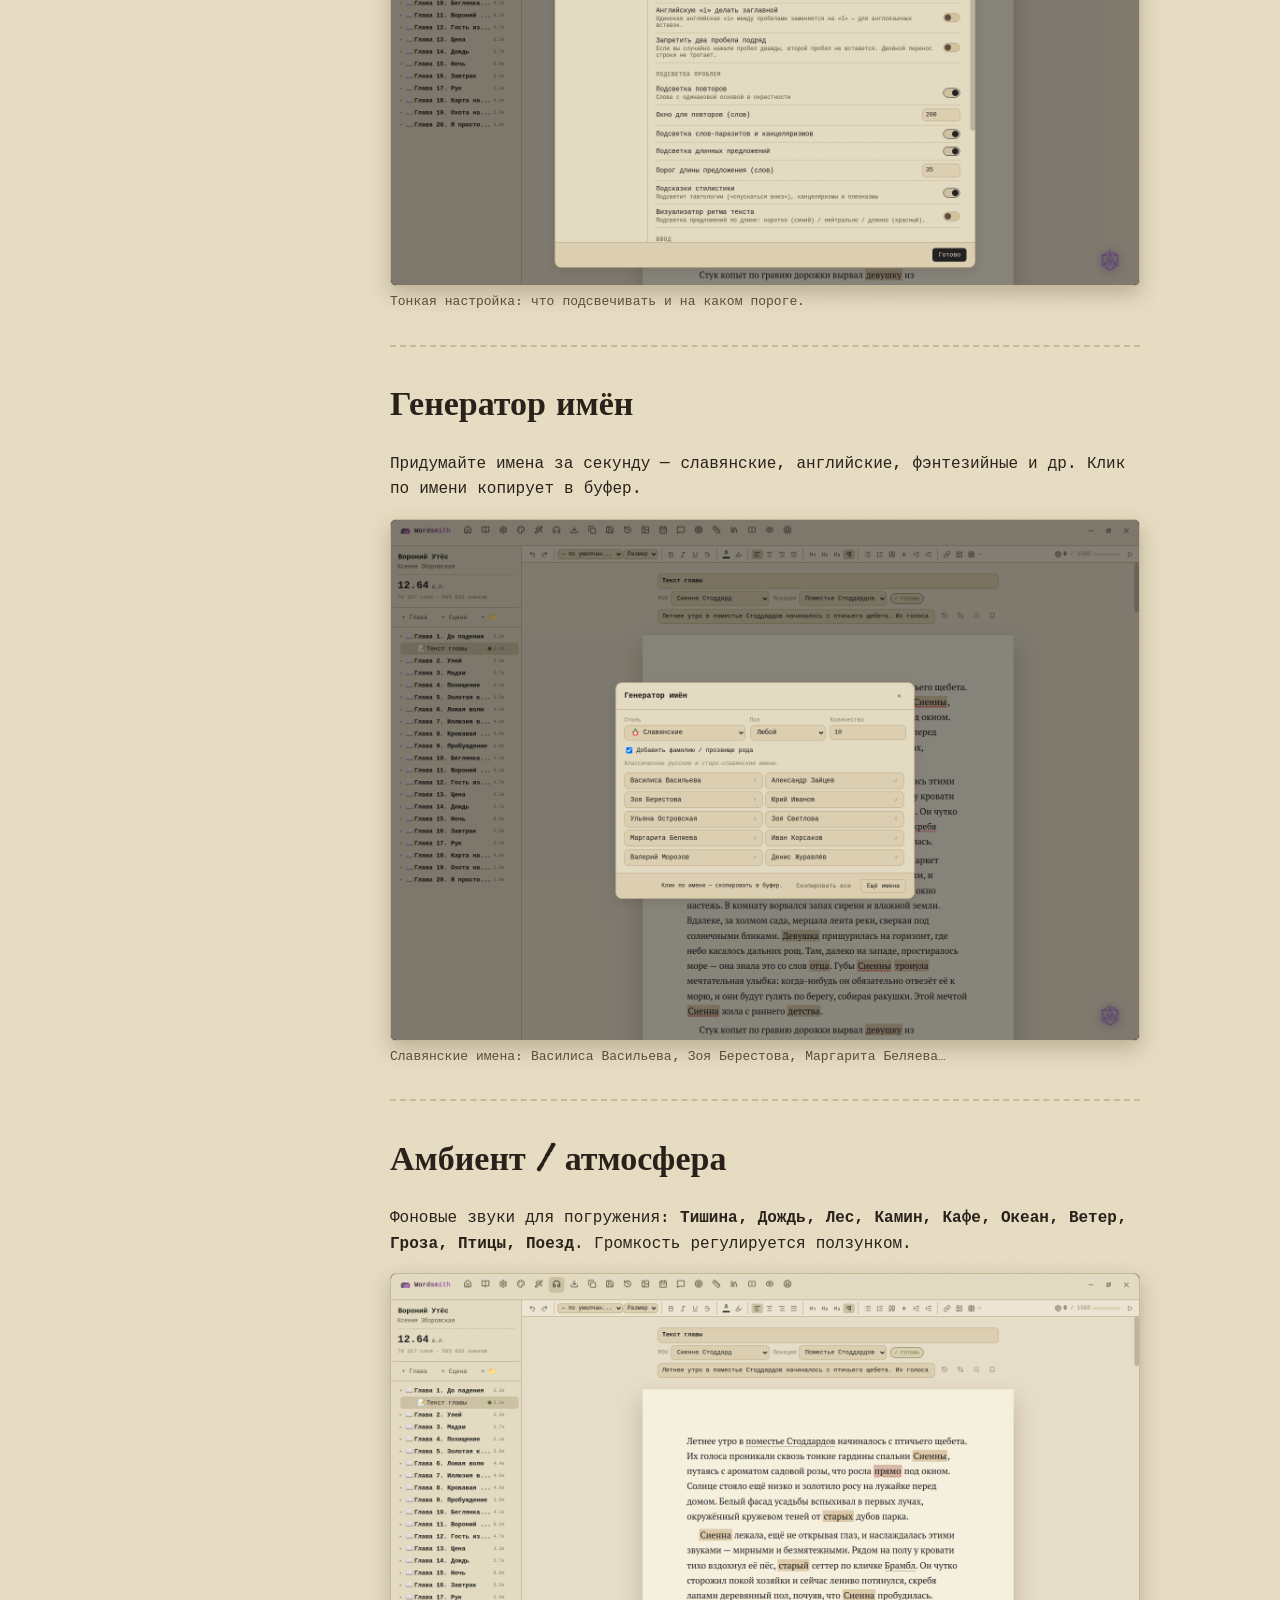
<file: guide.html>
<!doctype html>
<html lang="ru">
<head>
<meta charset="utf-8">
<meta name="viewport" content="width=device-width,initial-scale=1">
<title>Гайд — Wordsmith</title>
<link rel="stylesheet" href="assets/style.css">
<link rel="icon" href="data:image/svg+xml,%3Csvg xmlns='http://www.w3.org/2000/svg' viewBox='0 0 100 100'%3E%3Ctext y='.9em' font-size='90'%3E⌨️%3C/text%3E%3C/svg%3E">
</head>
<body data-page="guide">

<header class="topbar"><div class="wrap">
  <a class="brand" href="index.html"><span class="tw">⌨︎</span> Wordsmith</a>
  <nav class="nav">
    <a href="index.html" data-page="home">Главная</a>
    <a href="index.html#features" data-page="features">Возможности</a>
    <a href="guide.html" data-page="guide">Гайд</a>
    <a href="tester.html" data-page="tester">Стать тестером</a>
    <a href="feedback.html" data-page="feedback">Фидбек</a>
  </nav>
</div></header>

<section class="section"><div class="wrap">
  <div class="hero-grid">
    <div>
      <h1>Полный гайд по Wordsmith</h1>
      <p class="lead">Все функции приложения — с реальными скриншотами.
        В качестве примера используется роман <b>«Вороний Утёс»</b> Ксении Зборовской,
        с персонажами: <span class="chip">Сиенна Стоддард</span><span class="chip">Рук</span>
        <span class="chip">Ханна</span><span class="chip">Маркиза де Шарне</span>
        <span class="chip">Доктор Эдвард</span><span class="chip">Полли</span> и др.</p>
    </div>
    <div class="cover-frame">
      <span class="cover-tape"></span>
      <img src="assets/cover.png" alt="Обложка романа «Вороний Утёс»">
    </div>
  </div>
</div></section>

<section class="section"><div class="wrap guide-layout">

<aside>
<div class="guide-toc sheet" style="padding:14px 12px">
  <b style="font-size:13px">Содержание</b>
  <a href="#start">Стартовый экран</a>
  <a href="#editor">Редактор и дерево</a>
  <a href="#quality">Подсветка качества</a>
  <a href="#themes">Темы оформления</a>
  <a href="#focus">Режим фокуса и печатной машинки</a>
  <a href="#reading">Режим чтения</a>
  <a href="#split">Разделение экрана</a>
  <a href="#characters">Персонажи</a>
  <a href="#socialmap">Социограмма и древо</a>
  <a href="#locations">Локации</a>
  <a href="#factions">Фракции и организации</a>
  <a href="#lore">Центр лора</a>
  <a href="#goals">Цели и статистика</a>
  <a href="#export">Экспорт и импорт</a>
  <a href="#backup">История и бэкапы</a>
  <a href="#settings">Настройки</a>
  <a href="#assistants">Помощники письма</a>
  <a href="#namegen">Генератор имён</a>
  <a href="#ambient">Амбиент / атмосфера</a>
  <a href="#dice">Кубики D&amp;D</a>
  <a href="#shortcuts">Горячие клавиши</a>
  <a href="#about">О программе</a>
</div>
</aside>

<div>

<div class="feature" id="start">
<h2>Стартовый экран</h2>
<p>При запуске Wordsmith показывает полку ваших проектов. Отсюда можно <b>создать новый роман, пьесу, сценарий, эссе</b>
  или открыть существующий <code>.writerproj</code> файл.
  У каждого проекта видна «корешок»-обложка с инициалами названия, автором и датой.</p>
<div class="shot"><img src="assets/guide/start.png" alt="Стартовый экран Wordsmith"></div>
<p class="cap">Стартовый экран. На полке — «Вороний Утёс» Ксении Зборовской.</p>
</div>

<div class="feature" id="editor">
<h2>Редактор и дерево глав</h2>
<p>Центральное окно — TipTap-редактор с поддержкой <b>жирного, курсива, подчёркивания, зачёркивания,
  заголовков, списков, ссылок, таблиц, изображений</b>. Слева — <b>иерархическое дерево</b>:
  главы &rarr; сцены, с перетаскиванием и статусами
  <span class="chip">черновик</span><span class="chip">правка</span><span class="chip">готово</span>.
  Каждая сцена хранит <b>POV</b> (чей взгляд), <b>локацию</b>, <b>синопсис</b> и <b>теги</b>.</p>
<div class="shot"><img src="assets/guide/editor.png" alt="Редактор Wordsmith — тема Печатная машинка"></div>
<p class="cap">Глава 1 «До падения». POV — Сиенна Стоддард, локация — Поместье Стоддардов.
  Повторы выделены рамкой: <i>Сиенна</i>, <i>старый</i>, <i>прямо</i>.</p>
<blockquote class="quote-book">«Летнее утро в поместье Стоддардов начиналось с птичьего щебета. Их голоса проникали сквозь тонкие гардины спальни Сиенны, путаясь с ароматом садовой розы, что росла прямо под окном.»</blockquote>
</div>

<div class="feature" id="quality">
<h2>Подсветка качества текста</h2>
<p>Wordsmith подсвечивает прямо в редакторе:</p>
<ul>
  <li><b>Повторы</b> — слова, встречающиеся рядом слишком часто.</li>
  <li><b>Слова-паразиты</b> — клише, канцелярит, ненужные усилители.</li>
  <li><b>Длинные предложения</b> — свыше заданного порога.</li>
  <li><b>Визуализатор ритма</b> — цветовая карта длин предложений.</li>
</ul>
<p>Каждый тип можно включить/выключить отдельно.</p>
<div class="shot"><img src="assets/guide/assistants.png" alt="Настройки помощников"></div>
<p class="cap">Панель «Помощники»: режим фокуса, печатная машинка, автоисправления и подсветка проблем.</p>
</div>

<div class="feature" id="themes">
<h2>21 тема + конструктор</h2>
<p>Выберите тему по настроению — от светлой до «Хоррор» и «Киберпанк»:</p>
<p><span class="chip">Светлая</span><span class="chip">Тёмная</span><span class="chip">Сепия</span>
   <span class="chip">Лесная</span><span class="chip">Океан</span><span class="chip">Лавандовая</span>
   <span class="chip">Кофе</span><span class="chip">Печатная машинка</span><span class="chip">Таверна</span>
   <span class="chip">Вампирская</span><span class="chip">Кавай-аниме</span><span class="chip">Киберпанк</span>
   <span class="chip">Нуар</span><span class="chip">Хоррор</span><span class="chip">Комедия</span>
   <span class="chip">Каменная</span><span class="chip">Романтика</span> и ещё…</p>
<div class="shot"><img src="assets/guide/themes.png" alt="Галерея тем"></div>
<p class="cap">Галерея тем. Выберите готовую или создайте свою.</p>
</div>

<div class="feature" id="focus">
<h2>Режим фокуса и печатной машинки</h2>
<p><b>Режим фокуса</b> затемняет весь текст, кроме текущего абзаца — ничего не отвлекает.
   <b>Режим печатной машинки</b> держит курсор всегда по центру экрана, как в настоящей каретке.</p>
<div class="shot"><img src="assets/guide/focus.png" alt="Режим фокуса"></div>
<p class="cap">Режим фокуса + печатная машинка. Активный абзац — чёткий, остальные приглушены.</p>
<blockquote class="quote-book">«Вскоре она уже сидела в экипаже, укутанная в дорожное платье цвета пыльной розы, а Брамбл разместился у её ног, положив голову на лапы.»</blockquote>
</div>

<div class="feature" id="reading">
<h2>Режим чтения</h2>
<p>Полноэкранный чистый вид для вычитки — без панелей и тулбаров, только текст. Выход — <kbd>Esc</kbd>.</p>
<div class="shot"><img src="assets/guide/reading.png" alt="Режим чтения"></div>
<p class="cap">Чтение без отвлечений. Сцена и POV видны в заголовке.</p>
</div>

<div class="feature" id="split">
<h2>Разделение экрана</h2>
<p>Открывайте две сцены рядом: сверяйте начало с кульминацией, переносите детали между главами.</p>
<div class="shot"><img src="assets/guide/split.png" alt="Разделение экрана"></div>
<p class="cap">Слева — Глава 1 «До падения», справа — Глава 5 «Золотая клетка». Обе с подсветкой качества.</p>
</div>

<div class="feature" id="characters">
<h2>Доска персонажей</h2>
<p>У каждого героя — карточка: <b>роль, архетип, внешность, описание, мотивация, арка, цитата, группа</b>.</p>
<div class="shot"><img src="assets/guide/characters.png" alt="Доска персонажей"></div>
<p class="cap">Персонажи «Вороньего Утёса»: Сиенна, доктор Эдвард, Полли, Кэтрин, Эдгар, Рук, Ханна, маркиза де Шарне, Филипп.</p>
</div>

<div class="feature" id="socialmap">
<h2>Социограмма и семейное древо</h2>
<p>Визуальная карта связей. Цветные линии показывают тип отношений:
  <span class="chip" style="border-color:#60A5FA">друг</span>
  <span class="chip" style="border-color:#F472B6">любовь</span>
  <span class="chip" style="border-color:#EF4444">враг</span>
  <span class="chip" style="border-color:#22C55E">родство</span>
  <span class="chip" style="border-color:#06B6D4">союз</span>.</p>
<div class="shot"><img src="assets/guide/socialmap.png" alt="Социограмма"></div>
<p class="cap">Социограмма: Семья Стоддардов, Обитатели Вороньего Утёса, Дом де Шарне. Линии — связи между героями.</p>
<div class="shot"><img src="assets/guide/tree.png" alt="Семейное древо"></div>
<p class="cap">Семейное древо: Эдвард → Сиенна, Маркиза → Филипп.</p>
</div>

<div class="feature" id="locations">
<h2>Доска локаций</h2>
<p>Карточки мест действия с описанием и привязкой к сценам.
  В «Вороньем Утёсе» это <b>Поместье Стоддардов, Улей, Золотая клетка, Пустошь</b> и сам <b>Вороний Утёс</b>.</p>
<div class="shot"><img src="assets/guide/locations.png" alt="Локации"></div>
<p class="cap">Локации романа. Каждая привязана к соответствующим сценам через POV-метаданные.</p>
</div>

<div class="feature" id="factions">
<h2>Фракции и организации</h2>
<p>Создавайте группировки: рода, кланы, гильдии. Укажите лидера, участников, союзников и врагов.</p>
<div class="shot"><img src="assets/guide/factions.png" alt="Фракции"></div>
<p class="cap">Фракции: Обитатели Вороньего Утёса (Рук, Ханна), Дом де Шарне (маркиза, Филипп), Семья Стоддардов.</p>
</div>

<div class="feature" id="lore">
<h2>Центр лора</h2>
<p>Единый хаб для всего мира книги: персонажи, локации, карта мира, словарь, связи, фракции, магические системы.</p>
<div class="shot"><img src="assets/guide/lore.png" alt="Меню лора"></div>
<p class="cap">Выпадающее меню лора — быстрый доступ ко всем досками.</p>
</div>

<div class="feature" id="goals">
<h2>Цели и статистика</h2>
<p>Задайте дневную норму слов, цель на книгу и дедлайн. Wordsmith считает <b>streak</b> (серию продуктивных дней)
  и показывает статистику за 30 дней.</p>
<div class="shot"><img src="assets/guide/goals.png" alt="Цели по словам"></div>
<p class="cap">Цели: 1 500 слов за сессию. Строка статуса внизу показывает прогресс: 0/1500.</p>
</div>

<div class="feature" id="export">
<h2>Экспорт и импорт</h2>
<p>Выгрузите книгу целиком или отдельные главы в формат:</p>
<p><span class="chip">Word (.docx)</span><span class="chip">PDF</span><span class="chip">EPUB</span>
   <span class="chip">FB2</span><span class="chip">Markdown</span><span class="chip">TXT</span>.</p>
<p>Импорт — из <code>.docx</code> и <code>.md</code>.</p>
<div class="shot"><img src="assets/guide/export.png" alt="Экспорт"></div>
<p class="cap">Окно экспорта. Издательские пресеты настраивают отступы, поля и шрифт автоматически.</p>
</div>

<div class="feature" id="backup">
<h2>История и бэкапы</h2>
<p>Каждые 15 минут Wordsmith создаёт снимок проекта. Можно вернуться к любой точке
  или <b>сравнить</b> текущий текст с прежним — режим правок и diff.</p>
<div class="shot"><img src="assets/guide/backup.png" alt="История бэкапов"></div>
<p class="cap">Автоснимок с кнопками «Восстановить» и «Сравнить».</p>
</div>

<div class="feature" id="settings">
<h2>Настройки</h2>
<p>Язык, шрифт и размер, издательский пресет, фон сайдбара, стиль каретки и каретки,
  красная строка и много другое — всё под рукой.</p>
<div class="shot"><img src="assets/guide/settings.png" alt="Настройки"></div>
<p class="cap">Вкладка «Внешний вид»: шрифт, размер, фон рабочей области, стиль сайдбара.</p>
</div>

<div class="feature" id="assistants">
<h2>Помощники письма</h2>
<p>Настраиваемые подсказки: <b>подсветка повторов, паразитов, длинных предложений</b>,
  плюс <b>визуализатор ритма</b> (цветовая карта предложений).</p>
<div class="shot"><img src="assets/guide/assistants.png" alt="Помощники"></div>
<p class="cap">Тонкая настройка: что подсвечивать и на каком пороге.</p>
</div>

<div class="feature" id="namegen">
<h2>Генератор имён</h2>
<p>Придумайте имена за секунду — славянские, английские, фэнтезийные и др. Клик по имени копирует в буфер.</p>
<div class="shot"><img src="assets/guide/namegen.png" alt="Генератор имён"></div>
<p class="cap">Славянские имена: Василиса Васильева, Зоя Берестова, Маргарита Беляева…</p>
</div>

<div class="feature" id="ambient">
<h2>Амбиент / атмосфера</h2>
<p>Фоновые звуки для погружения: <b>Тишина, Дождь, Лес, Камин, Кафе, Океан, Ветер, Гроза, Птицы, Поезд</b>.
  Громкость регулируется ползунком.</p>
<div class="shot"><img src="assets/guide/ambient.png" alt="Амбиент"></div>
<p class="cap">Панель «Атмосфера» — выберите звук и настройте громкость.</p>
</div>

<div class="feature" id="dice">
<h2>Кубики D&amp;D</h2>
<p>Встроенный бросок кубиков d4–d20 с коллекцией скинов — для тех, кто любит решать сюжетные развилки случайно.</p>
<div class="shot"><img src="assets/guide/dice.png" alt="Кубики"></div>
<p class="cap">Кубики со скинами: Аметист, Рубин и другие.</p>
</div>

<div class="feature" id="shortcuts">
<h2>Горячие клавиши</h2>
<p>Шпаргалка (<kbd>Ctrl+/</kbd>): файл, навигация, форматирование, окна и панели.</p>
<div class="shot"><img src="assets/guide/shortcuts.png" alt="Горячие клавиши"></div>
<p class="cap">Основные сочетания: Ctrl+S (сохранить), Ctrl+P (быстрый переход), Ctrl+Shift+P (темы), Ctrl+Shift+H (персонажи).</p>
</div>

<div class="feature" id="about">
<h2>О программе</h2>
<p>Wordsmith создан писательницей <b>Ксенией Зборовской</b> — автором романов
  «Вороний Утёс» и «Чёрный склеп». Приложение бесплатное.</p>
<div class="shot"><img src="assets/guide/about.png" alt="О программе"></div>
<p class="cap">Автор, ссылки на книги и кнопка поддержки.</p>
</div>

</div>
</div></section>

<section class="section"><div class="wrap center">
  <div class="sheet">
    <h2>Хотите попробовать?</h2>
    <p class="lead" style="margin:0 auto">Станьте тестером — и получите сборку прямо сейчас.</p>
    <div class="btn-row" style="justify-content:center;margin-top:14px">
      <a class="btn red big" href="tester.html">⌨︎ Стать тестером</a>
      <a class="btn big" href="feedback.html">Оставить фидбек</a>
    </div>
  </div>
</div></section>

<footer><div class="wrap">
  <p><span class="brand" style="font-size:18px">⌨︎ Wordsmith</span> — настольный редактор для писателей.</p>
  <p class="muted">Автор: Sirin (Ксения Зборовская) ·
    <a href="https://www.litres.ru/author/33768736/" target="_blank" rel="noopener">Литрес</a> ·
    <a href="https://vk.com/sirin_voice" target="_blank" rel="noopener">ВКонтакте</a>.
    Текст «Вороний Утёс» использован как пример.</p>
  <p class="muted">По вопросам: <a href="mailto:kounn@yandex.ru">kounn@yandex.ru</a></p>
  <p class="muted">© 2026 Wordsmith · Sirin</p>
</div></footer>

<script src="assets/app.js"></script>
</body>
</html>
</file>
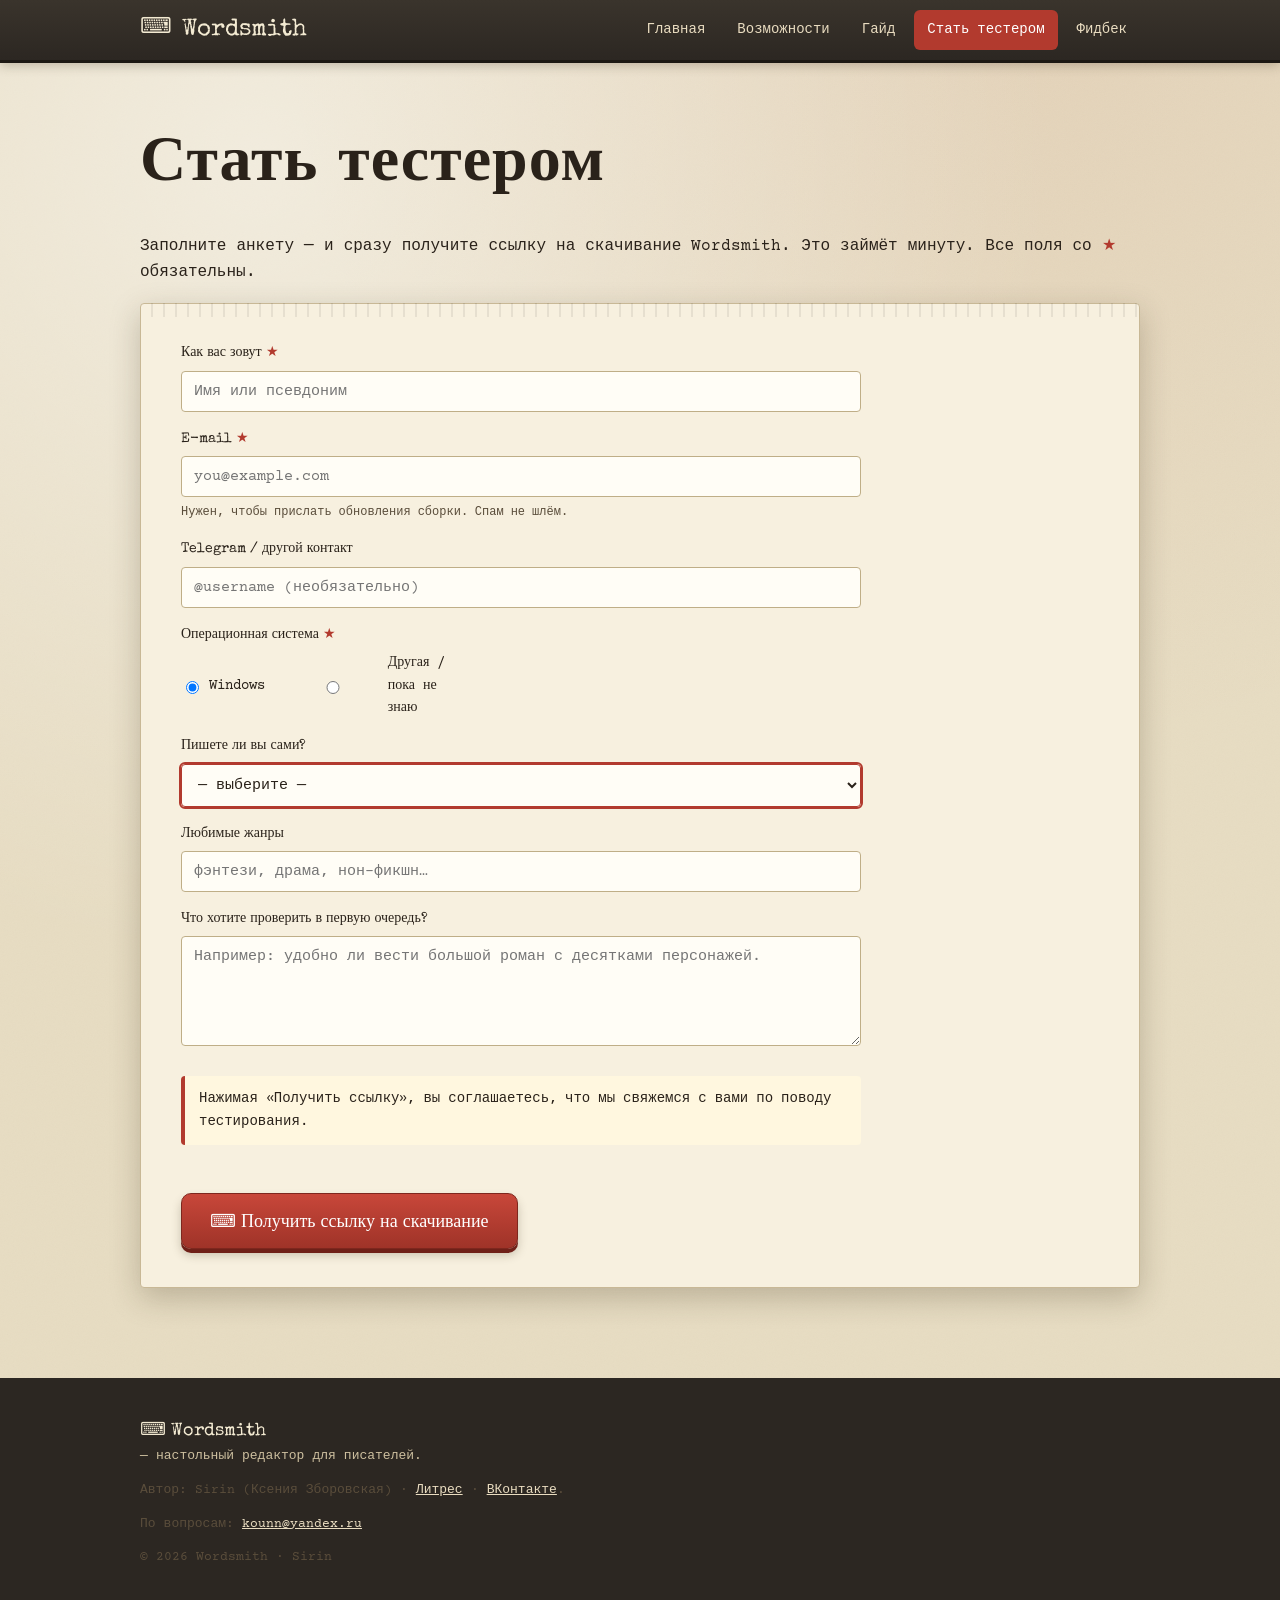
<file: tester.html>
<!doctype html>
<html lang="ru">
<head>
<meta charset="utf-8">
<meta name="viewport" content="width=device-width,initial-scale=1">
<title>Стать тестером — Wordsmith</title>
<link rel="stylesheet" href="assets/style.css">
<link rel="icon" href="data:image/svg+xml,%3Csvg xmlns='http://www.w3.org/2000/svg' viewBox='0 0 100 100'%3E%3Ctext y='.9em' font-size='90'%3E⌨️%3C/text%3E%3C/svg%3E">
</head>
<body data-page="tester">

<header class="topbar"><div class="wrap">
  <a class="brand" href="index.html"><span class="tw">⌨︎</span> Wordsmith</a>
  <nav class="nav">
    <a href="index.html" data-page="home">Главная</a>
    <a href="index.html#features" data-page="features">Возможности</a>
    <a href="guide.html" data-page="guide">Гайд</a>
    <a href="tester.html" data-page="tester">Стать тестером</a>
    <a href="feedback.html" data-page="feedback">Фидбек</a>
  </nav>
</div></header>

<section class="section"><div class="wrap">
  <h1>Стать тестером</h1>
  <p class="lead">Заполните анкету — и сразу получите ссылку на скачивание Wordsmith.
    Это займёт минуту. Все поля со <span class="req">★</span> обязательны.</p>

  <div class="sheet" style="margin-top:18px">
    <form id="apply-form" class="form" novalidate>
      <div class="field">
        <label>Как вас зовут <span class="req">★</span></label>
        <input name="name" required maxlength="120" placeholder="Имя или псевдоним">
      </div>
      <div class="field">
        <label>E-mail <span class="req">★</span></label>
        <input name="email" type="email" required placeholder="you@example.com">
        <span class="hint">Нужен, чтобы прислать обновления сборки. Спам не шлём.</span>
      </div>
      <div class="field">
        <label>Telegram / другой контакт</label>
        <input name="contact" maxlength="200" placeholder="@username (необязательно)">
      </div>
      <div class="field">
        <label>Операционная система <span class="req">★</span></label>
        <div class="radios">
          <label><input type="radio" name="os" value="windows" checked> Windows</label>
          <label><input type="radio" name="os" value="other"> Другая / пока не знаю</label>
        </div>
      </div>
      <div class="field">
        <label>Пишете ли вы сами?</label>
        <select name="experience">
          <option value="">— выберите —</option>
          <option>Пишу регулярно, есть законченные тексты</option>
          <option>Пишу для себя / время от времени</option>
          <option>Только начинаю</option>
          <option>Не пишу, но интересно протестировать</option>
        </select>
      </div>
      <div class="field">
        <label>Любимые жанры</label>
        <input name="genres" maxlength="300" placeholder="фэнтези, драма, нон-фикшн…">
      </div>
      <div class="field">
        <label>Что хотите проверить в первую очередь?</label>
        <textarea name="why" maxlength="2000" placeholder="Например: удобно ли вести большой роман с десятками персонажей."></textarea>
      </div>

      <p class="note">Нажимая «Получить ссылку», вы соглашаетесь, что мы свяжемся с вами по поводу тестирования.</p>
      <div class="btn-row">
        <button type="submit" class="btn red big">⌨︎ Получить ссылку на скачивание</button>
      </div>
    </form>
  </div>

  <div id="download-card" class="download-card hidden"></div>
</div></section>

<footer><div class="wrap">
  <p><span class="brand" style="font-size:18px">⌨︎ Wordsmith</span> — настольный редактор для писателей.</p>
  <p class="muted">Автор: Sirin (Ксения Зборовская) ·
    <a href="https://www.litres.ru/author/33768736/" target="_blank" rel="noopener">Литрес</a> ·
    <a href="https://vk.com/sirin_voice" target="_blank" rel="noopener">ВКонтакте</a>.</p>
  <p class="muted">По вопросам: <a href="mailto:kounn@yandex.ru">kounn@yandex.ru</a></p>
  <p class="muted">© 2026 Wordsmith · Sirin</p>
</div></footer>

<script src="assets/app.js"></script>
</body>
</html>
</file>
<file: assets/style.css>
@import url('https://fonts.googleapis.com/css2?family=Special+Elite&family=Courier+Prime:ital,wght@0,400;0,700;1,400&display=swap');

:root{
  --paper:#efe6d2;
  --paper-2:#f7f0df;
  --ink:#2a221a;
  --ink-soft:#5a4d3b;
  --ribbon:#b23a2e;
  --ribbon-d:#8f2d23;
  --line:#c8b896;
  --shadow:rgba(60,46,25,.25);
  --key:#34302a;
}
*{box-sizing:border-box}
html{scroll-behavior:smooth}
body{
  margin:0;
  font-family:'Courier Prime','Courier New',monospace;
  color:var(--ink);
  background:#e7dcc2;
  background-image:
    radial-gradient(circle at 20% 10%,rgba(255,255,255,.45),transparent 45%),
    radial-gradient(circle at 80% 0%,rgba(178,58,46,.06),transparent 40%),
    url("data:image/svg+xml,%3Csvg xmlns='http://www.w3.org/2000/svg' width='120' height='120'%3E%3Cfilter id='n'%3E%3CfeTurbulence type='fractalNoise' baseFrequency='0.9' numOctaves='2'/%3E%3CfeColorMatrix type='saturate' values='0'/%3E%3C/filter%3E%3Crect width='120' height='120' filter='url(%23n)' opacity='0.04'/%3E%3C/svg%3E");
  line-height:1.6;
}
.wrap{max-width:1040px;margin:0 auto;padding:0 20px}

h1,h2,h3,.brand{font-family:'Special Elite',cursive}
h1{font-size:clamp(34px,6vw,64px);letter-spacing:1px;margin:.2em 0}
h2{font-size:clamp(24px,3.4vw,34px);margin:.6em 0 .3em}
h3{font-size:20px;margin:.4em 0}
a{color:var(--ribbon-d)}
.muted{color:var(--ink-soft)}
.center{text-align:center}

.topbar{
  position:sticky;top:0;z-index:50;
  background:linear-gradient(#3a342c,#2c2722);
  border-bottom:3px solid #1c1813;
  box-shadow:0 3px 10px var(--shadow);
}
.topbar .wrap{display:flex;align-items:center;gap:14px;height:60px}
.brand{
  color:#f3ead2;font-size:24px;text-decoration:none;display:flex;align-items:center;gap:10px;
}
.brand .tw{font-size:22px}
.nav{margin-left:auto;display:flex;gap:6px;flex-wrap:wrap}
.nav a{
  color:#e9dcc0;text-decoration:none;font-size:14px;padding:8px 12px;border-radius:6px;
  border:1px solid transparent;
}
.nav a:hover{border-color:#5e5547;color:#fff}
.nav a.active{background:var(--ribbon);color:#fff}

.sheet{
  position:relative;background:var(--paper-2);
  border:1px solid var(--line);
  border-radius:4px;
  box-shadow:0 10px 30px var(--shadow);
  padding:38px 40px;
}
.sheet:before{
  content:"";position:absolute;left:0;right:0;top:-1px;height:14px;
  background:repeating-linear-gradient(90deg,transparent 0 10px,rgba(0,0,0,.07) 10px 12px);
  border-radius:4px 4px 0 0;
}
.platen{
  height:16px;background:linear-gradient(#262019,#3a332a);
  border-radius:10px;margin:0 auto;width:96%;
  box-shadow:inset 0 2px 4px rgba(0,0,0,.5);
}

.hero{padding:54px 0 30px}
.hero .tag{font-family:'Special Elite';color:var(--ribbon-d);letter-spacing:3px;text-transform:uppercase;font-size:13px}
.hero .lead{font-size:18px;max-width:60ch}
.typed{border-right:2px solid var(--ink);white-space:nowrap;overflow:hidden;display:inline-block;vertical-align:bottom}
.cursor-blink{animation:blink 1s steps(1) infinite}
@keyframes blink{50%{opacity:0}}

.hero-grid{display:grid;grid-template-columns:1fr 320px;gap:38px;align-items:center}
.hero-grid .sheet{margin:0}
.cover-frame{position:relative;justify-self:center}
.cover-frame img{
  display:block;width:300px;max-width:100%;border-radius:3px;
  box-shadow:0 14px 34px rgba(28,20,10,.45),0 2px 0 #b3a079;
  transform:rotate(-1.4deg);transition:transform .2s;
}
.cover-frame img:hover{transform:rotate(0deg) scale(1.02)}
.cover-frame:after{
  content:"«Вороний Утёс» — пример проекта в Wordsmith";
  position:absolute;left:50%;bottom:-30px;transform:translateX(-50%);
  white-space:nowrap;font-family:'Special Elite';font-size:12px;color:var(--ink-soft);
}
.cover-tape{
  position:absolute;top:-14px;left:50%;transform:translateX(-50%) rotate(-3deg);
  width:120px;height:26px;background:rgba(178,58,46,.22);
  border:1px dashed rgba(126,39,30,.5);border-radius:2px;z-index:2;
}

.btn{
  font-family:'Special Elite';font-size:15px;
  display:inline-flex;align-items:center;gap:9px;
  background:radial-gradient(circle at 50% 30%,#fbf6ea,#e7dcc2);
  color:var(--key);text-decoration:none;
  padding:13px 22px;border-radius:10px;
  border:1px solid #b3a079;
  box-shadow:0 4px 0 #9c8a64,0 6px 10px var(--shadow);
  cursor:pointer;transition:transform .05s,box-shadow .05s;
}
.btn:active{transform:translateY(3px);box-shadow:0 1px 0 #9c8a64}
.btn.red{background:linear-gradient(#c8473a,#9f3328);color:#fff;border-color:#7e271e;box-shadow:0 4px 0 #6f2018,0 6px 10px var(--shadow)}
.btn.dark{background:linear-gradient(#3a342c,#2a251f);color:#f3ead2;border-color:#15110c;box-shadow:0 4px 0 #100d09,0 6px 10px var(--shadow)}
.btn.big{font-size:18px;padding:16px 28px}
.btn-row{display:flex;gap:14px;flex-wrap:wrap;margin-top:18px}

.grid{display:grid;grid-template-columns:repeat(auto-fill,minmax(240px,1fr));gap:18px;margin-top:18px}
.card{
  background:var(--paper-2);border:1px solid var(--line);border-radius:6px;padding:18px 18px 20px;
  box-shadow:0 6px 16px var(--shadow);
}
.card .ic{font-size:26px}
.card h3{margin:.3em 0}
.card p{margin:.2em 0 0;font-size:14px;color:var(--ink-soft)}

.section{padding:40px 0}
.section.alt{background:rgba(58,52,44,.05)}
.divider{height:2px;border:0;border-top:2px dashed var(--line);margin:34px 0}

.form{display:grid;gap:16px;max-width:680px}
.field{display:grid;gap:6px}
.field label{font-family:'Special Elite';font-size:14px}
.field .hint{font-size:12px;color:var(--ink-soft)}
input,select,textarea{
  font-family:'Courier Prime',monospace;font-size:15px;color:var(--ink);
  background:#fffdf6;border:1px solid #bfae87;border-radius:4px;padding:11px 12px;width:100%;
}
input:focus,select,textarea:focus{outline:2px solid var(--ribbon);border-color:var(--ribbon)}
textarea{min-height:110px;resize:vertical}
.radios,.checks{display:flex;gap:18px;flex-wrap:wrap}
.radios label,.checks label{font-family:'Courier Prime';display:flex;align-items:center;gap:7px;font-size:14px}
.req{color:var(--ribbon)}
.note{background:#fff7df;border-left:4px solid var(--ribbon);padding:12px 14px;border-radius:4px;font-size:14px}

.stars{display:flex;flex-direction:row-reverse;gap:6px;justify-content:flex-start;font-size:30px}
.stars input{display:none}
.stars label{cursor:pointer;color:#cdbf9f;line-height:1}
.stars input:checked ~ label,.stars label:hover,.stars label:hover ~ label{color:var(--ribbon)}

.hidden{display:none}
.download-card{margin-top:26px;animation:rollin .5s ease}
@keyframes rollin{from{opacity:0;transform:translateY(-16px)}to{opacity:1}}
.stamp{display:inline-block;transform:rotate(-8deg);border:3px double var(--ribbon);color:var(--ribbon);
  font-family:'Special Elite';padding:6px 14px;border-radius:6px;letter-spacing:2px;text-transform:uppercase;font-size:14px}

.guide-toc{position:sticky;top:74px}
.guide-toc a{display:block;padding:5px 8px;border-radius:4px;text-decoration:none;color:var(--ink-soft);font-size:13px}
.guide-toc a:hover{background:rgba(58,52,44,.08);color:var(--ink)}
.guide-layout{display:grid;grid-template-columns:220px 1fr;gap:30px;align-items:start}
.shot{margin:14px 0 6px;border:1px solid var(--line);border-radius:6px;overflow:hidden;box-shadow:0 8px 20px var(--shadow);background:#000}
.shot img{display:block;width:100%}
.cap{font-size:13px;color:var(--ink-soft);margin:2px 0 26px}
.step{counter-increment:step;}
.feature{padding:14px 0 6px;border-top:2px dashed var(--line)}
.feature:first-of-type{border-top:0}
.quote-book{background:#fbf4e1;border-left:4px solid var(--line);font-style:italic;padding:10px 14px;margin:10px 0;color:#4a3f2e}
.chip{display:inline-block;background:#e3d8bd;border:1px solid var(--line);border-radius:20px;padding:2px 10px;font-size:12px;margin:2px 4px 2px 0}

.author-card{display:grid;grid-template-columns:1fr 1.4fr;gap:34px;align-items:center;margin-top:26px}
.author-bio{background:var(--paper-2);border:1px solid var(--line);border-radius:6px;padding:22px;box-shadow:0 6px 16px var(--shadow)}
.author-name{font-family:'Special Elite';font-size:30px;margin:0 0 6px}
.author-links{display:flex;gap:12px;flex-wrap:wrap;margin-top:16px}
.books{display:grid;grid-template-columns:repeat(3,1fr);gap:16px}
.book{display:flex;flex-direction:column;text-decoration:none;color:var(--ink);background:var(--paper-2);border:1px solid var(--line);border-radius:6px;padding:10px;box-shadow:0 6px 16px var(--shadow);transition:transform .15s ease,box-shadow .15s ease}
.book:hover{transform:translateY(-4px);box-shadow:0 12px 24px var(--shadow)}
.book img{display:block;width:100%;border-radius:4px;border:1px solid var(--line)}
.book-title{font-family:'Special Elite';font-size:15px;margin-top:8px}
.book-meta{font-size:12px;color:var(--ink-soft)}
.book-soon{cursor:default}
.book-soon img{filter:grayscale(.25)}

footer{background:#2c2722;color:#cdbf9f;margin-top:50px;padding:26px 0;font-size:13px}
footer a{color:#e9dcc0}

@media(max-width:760px){
  .guide-layout{grid-template-columns:1fr}
  .guide-toc{position:static}
  .sheet{padding:24px 20px}
  .hero-grid{grid-template-columns:1fr;gap:48px}
  .cover-frame{order:-1}
  .author-card{grid-template-columns:1fr}
}
</file>
